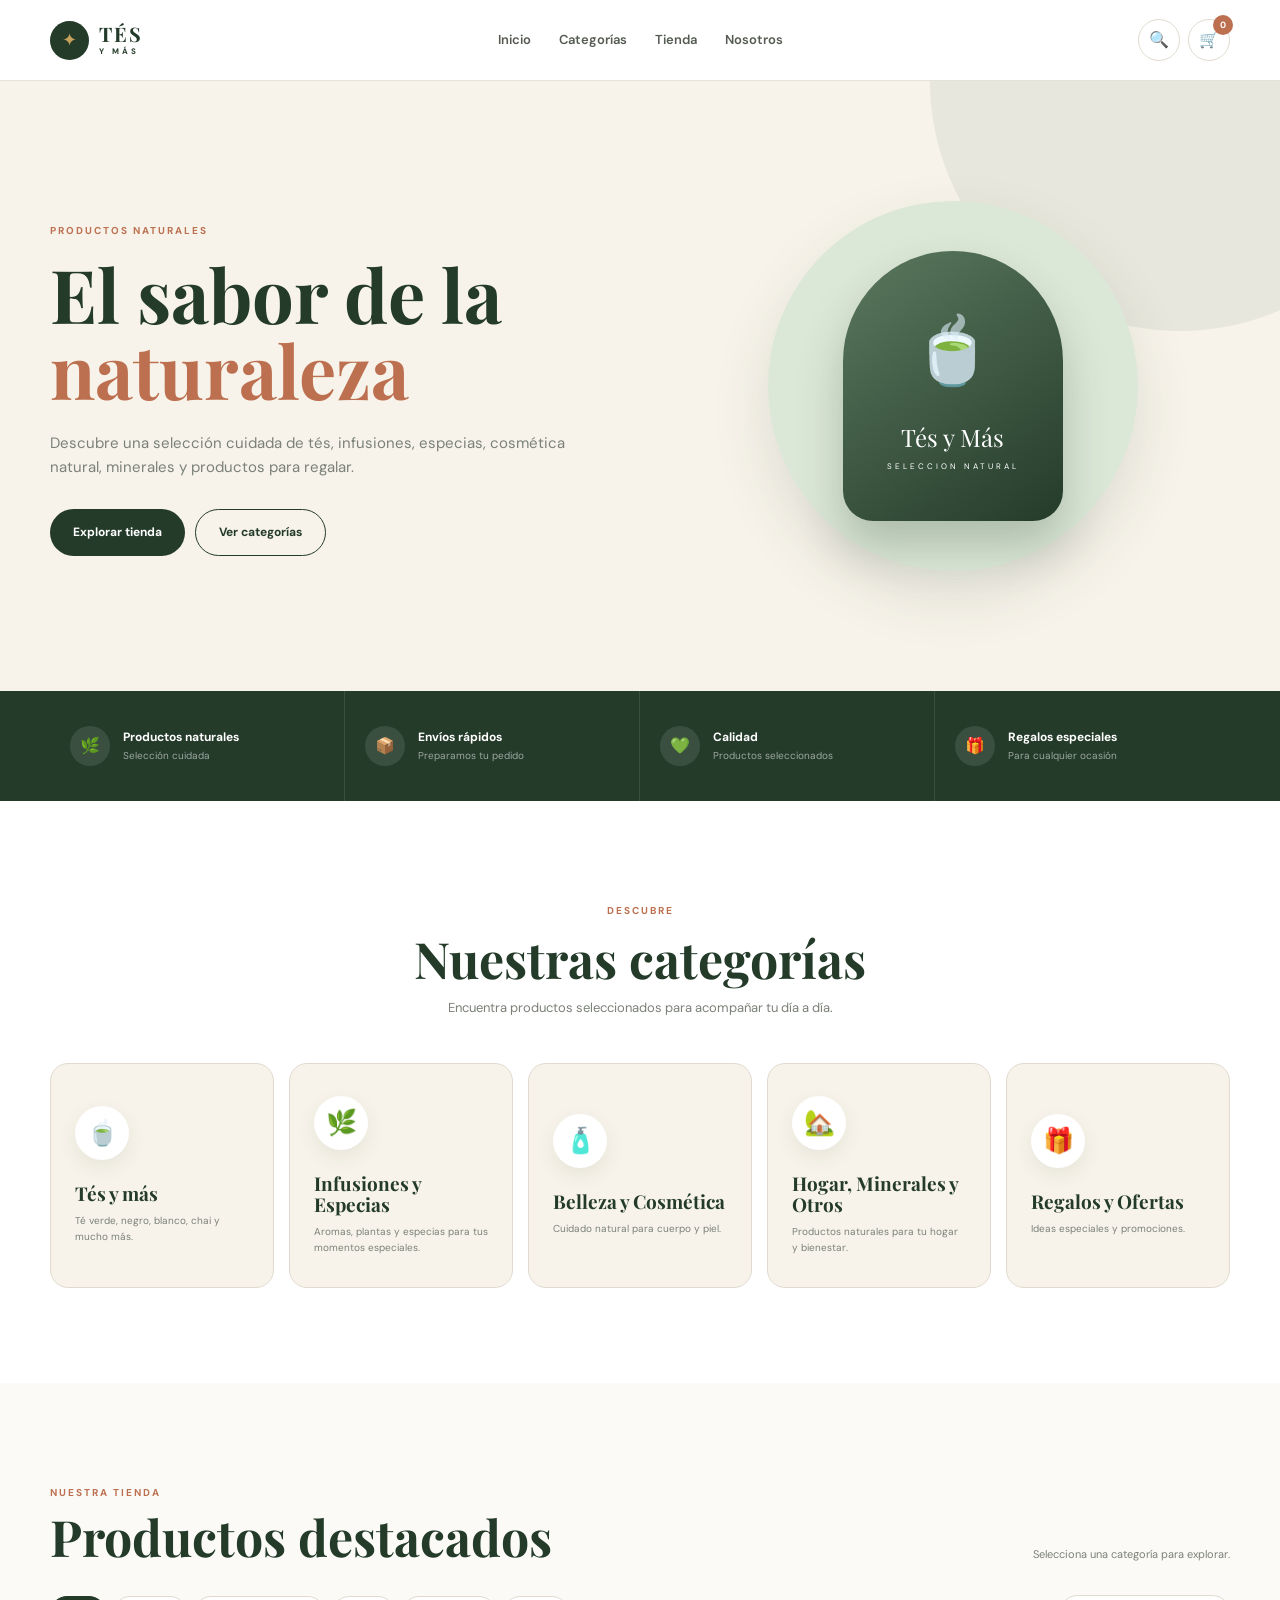
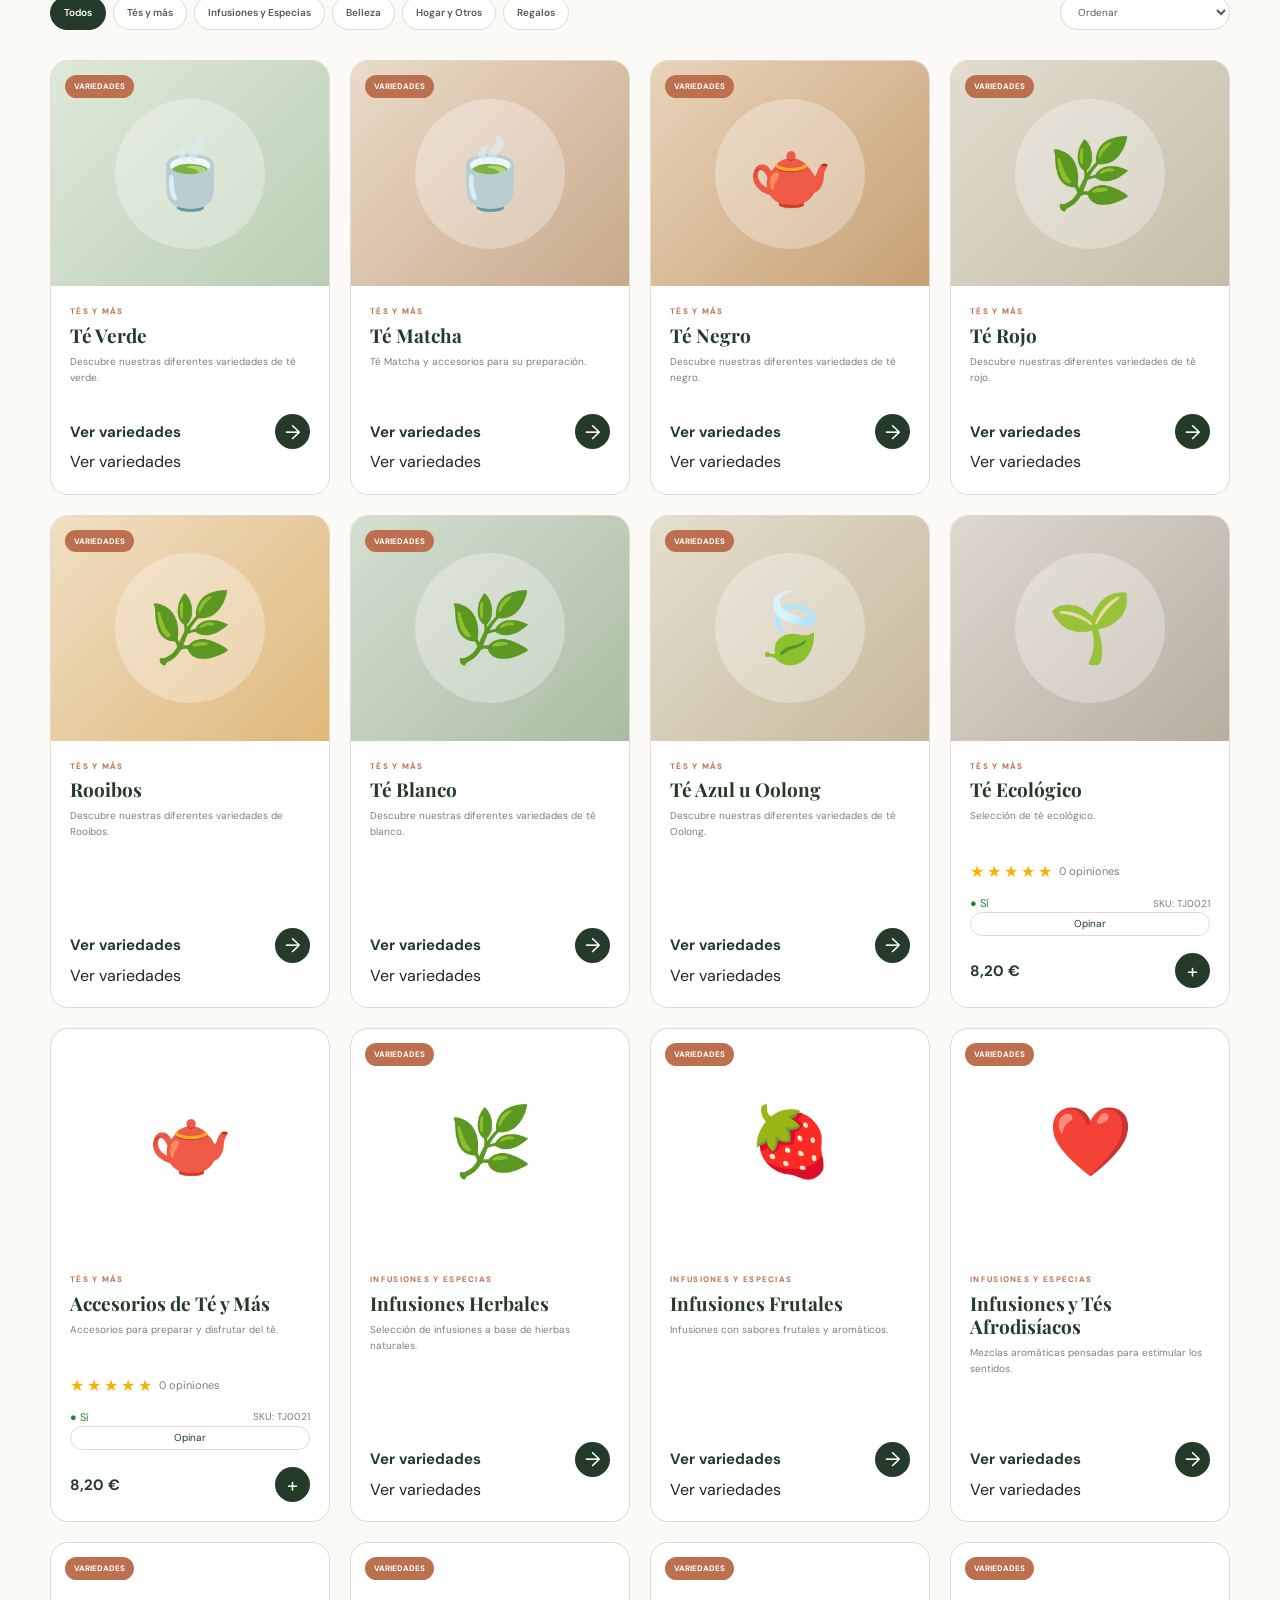
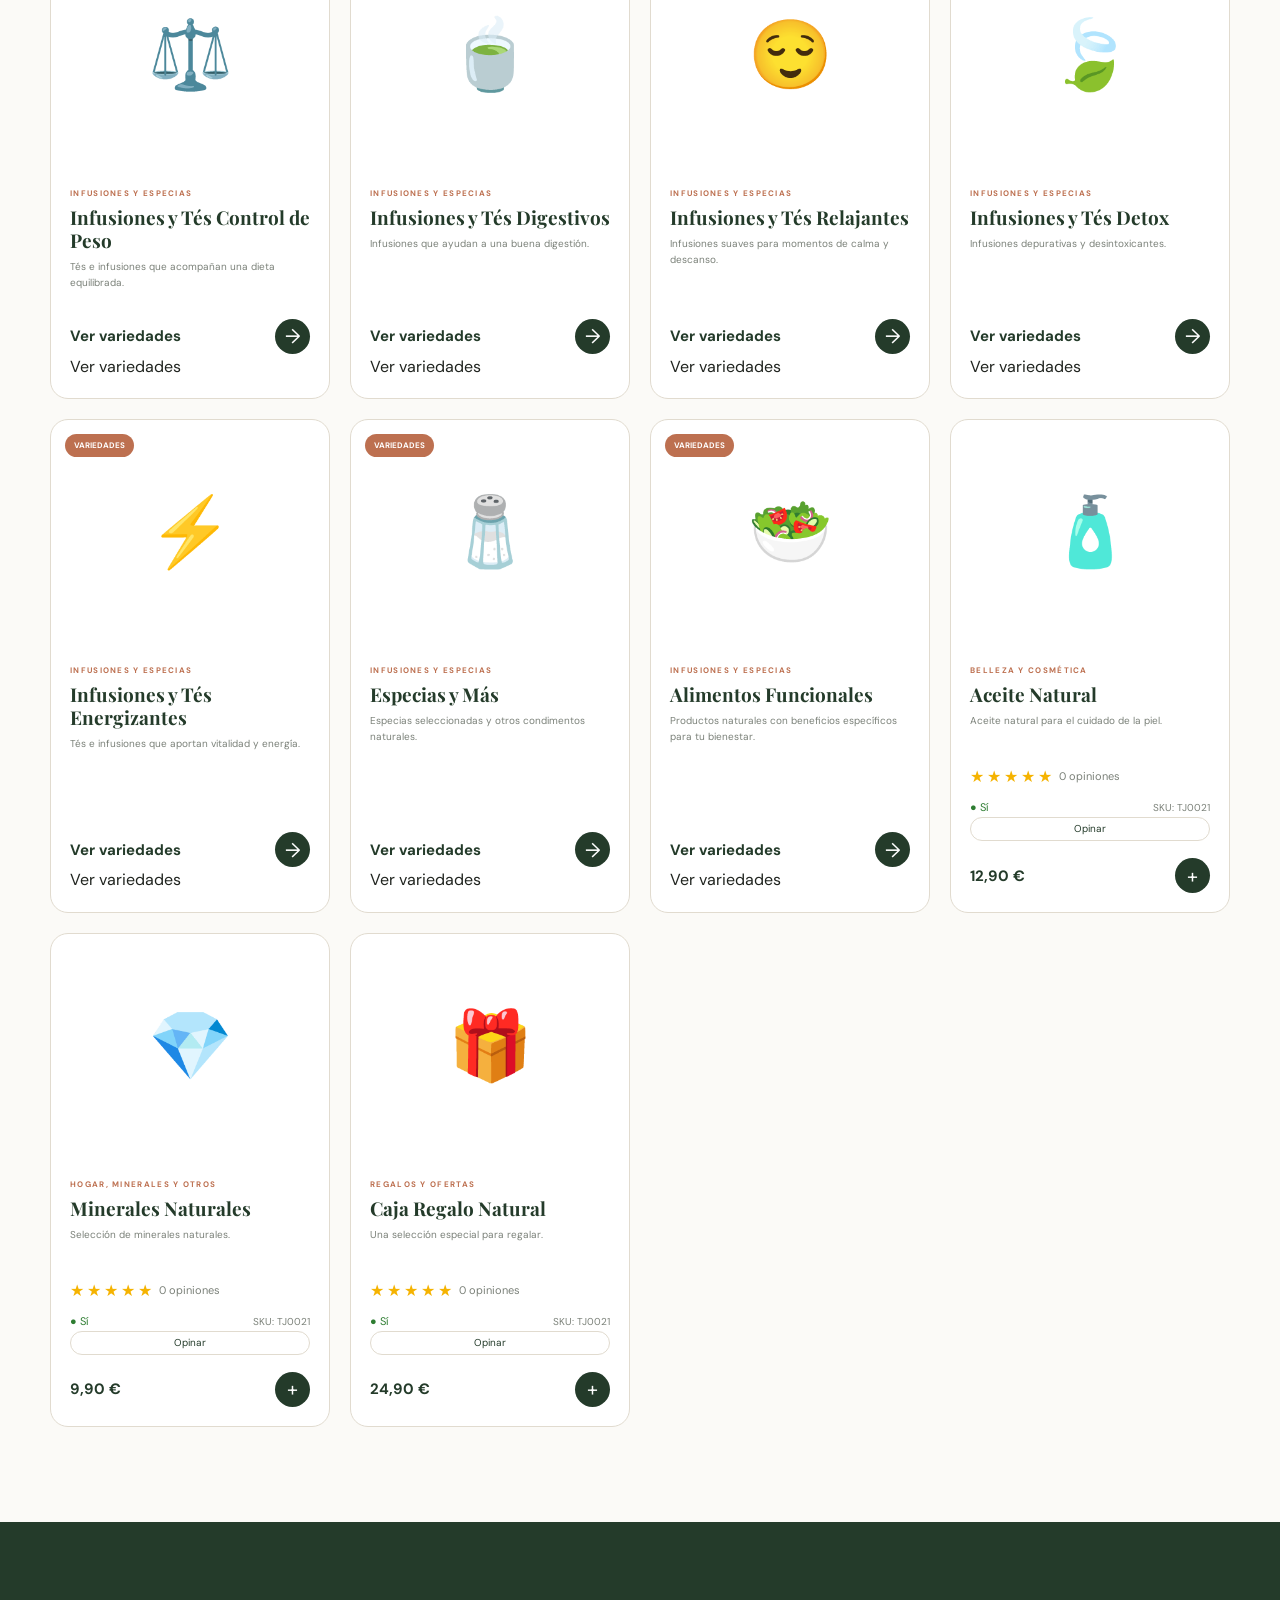
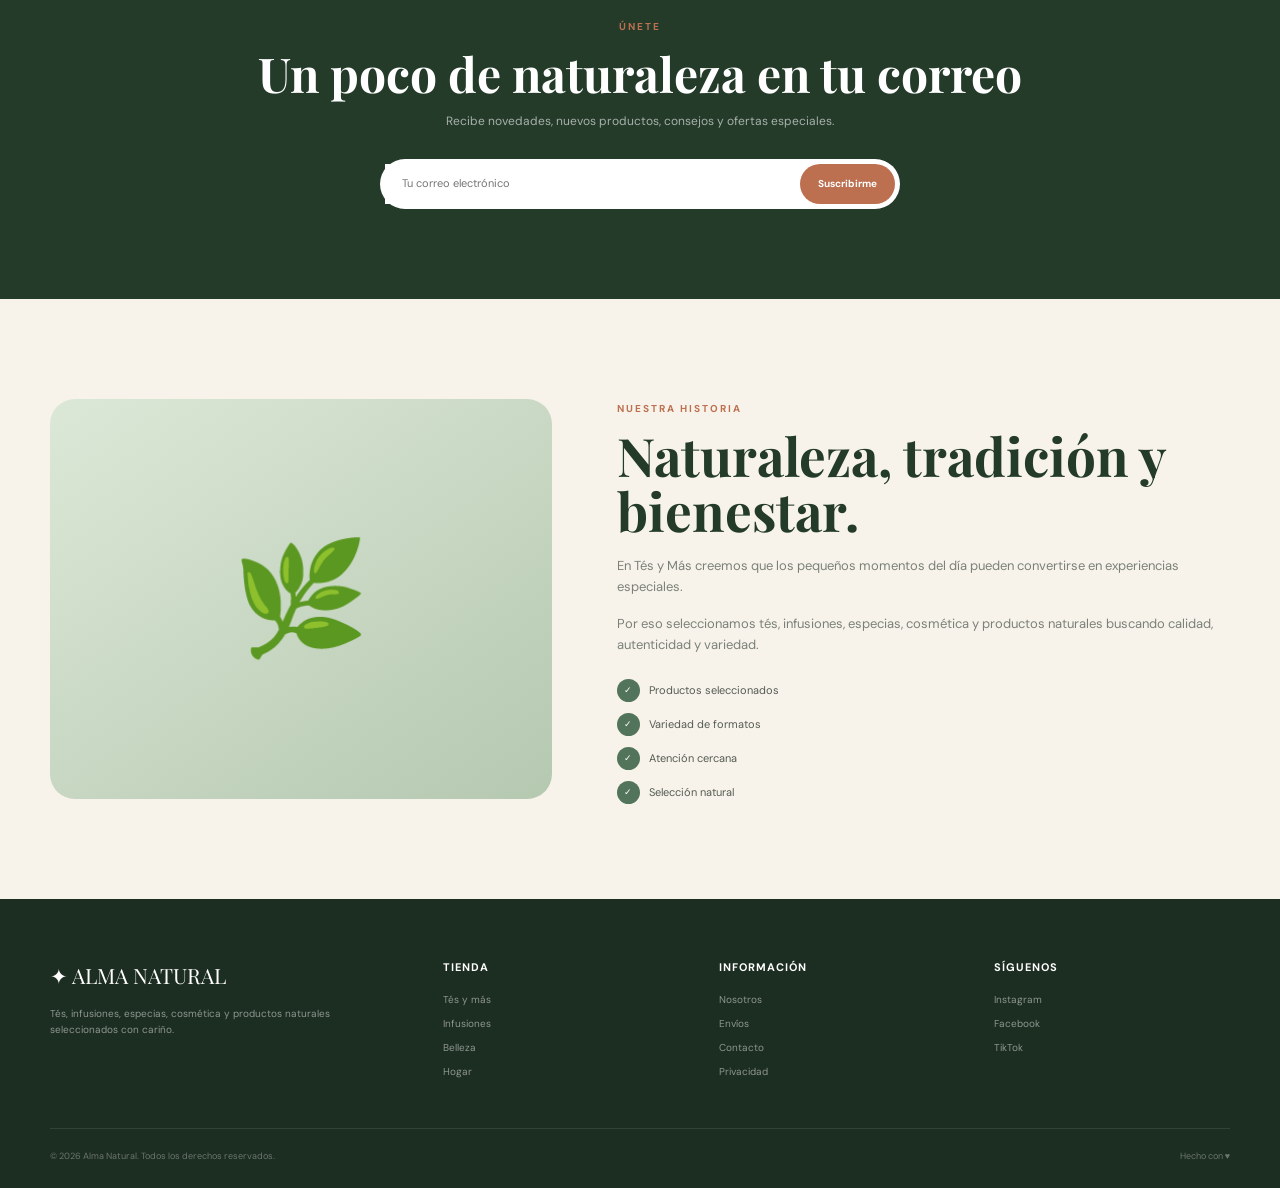
<file: index.html>
<!DOCTYPE html>
<html lang="es">

<head>
    <meta charset="UTF-8">

    <meta
        name="viewport"
        content="width=device-width, initial-scale=1.0"
    >

    <title>
        Alma Natural | Tés, Infusiones, Especias y Cosmética
    </title>

    <meta
        name="description"
        content="Tés, infusiones, especias, belleza, cosmética, minerales, regalos y productos naturales."
    >

    <link rel="preconnect" href="https://fonts.googleapis.com">

    <link
        rel="preconnect"
        href="https://fonts.gstatic.com"
        crossorigin
    >

    <link
        href="https://fonts.googleapis.com/css2?family=DM+Sans:wght@400;500;600;700&family=Playfair+Display:wght@500;600;700&display=swap"
        rel="stylesheet"
    >

    <link
        rel="stylesheet"
        href="styles.css"
    >
</head>


<body>


<!-- =====================================================
     HEADER
===================================================== -->

<header class="header">

    <div class="container header-inner">

        <a
            href="#inicio"
            class="logo"
        >

            <span class="logo-symbol">
                ✦
            </span>

            <span class="logo-text">

                TÉS

                <small>
                    Y MÁS
                </small>

            </span>

        </a>


        <nav class="main-nav">

            <a href="#inicio">
                Inicio
            </a>

            <a href="#categorias">
                Categorías
            </a>

            <a href="#productos">
                Tienda
            </a>

            <a href="#nosotros">
                Nosotros
            </a>

        </nav>


        <div class="header-actions">

            <button
                class="header-button"
                id="searchButton"
                aria-label="Buscar"
            >
                🔍
            </button>


            <button
                class="header-button cart-button"
                id="cartButton"
                aria-label="Carrito"
            >

                🛒

                <span
                    class="cart-count"
                    id="cartCount"
                >
                    0
                </span>

            </button>

        </div>

    </div>


    <!-- BUSCADOR -->

    <div
        class="search-panel"
        id="searchPanel"
    >

        <div class="container">

            <div class="search-wrapper">

                <input
                    type="search"
                    id="searchInput"
                    placeholder="Buscar productos..."
                    autocomplete="off"
                >

            </div>

        </div>

    </div>

</header>



<!-- =====================================================
     HERO
===================================================== -->

<section
    class="hero"
    id="inicio"
>

    <div class="container hero-grid">


        <div class="hero-content">

            <span class="eyebrow">
                PRODUCTOS NATURALES
            </span>


            <h1>
                El sabor de la
                <span>
                    naturaleza
                </span>
            </h1>


            <p>
                Descubre una selección cuidada de tés,
                infusiones, especias, cosmética natural,
                minerales y productos para regalar.
            </p>


            <div class="hero-buttons">

                <a
                    href="#productos"
                    class="btn-primary"
                >
                    Explorar tienda
                </a>


                <a
                    href="#categorias"
                    class="btn-secondary"
                >
                    Ver categorías
                </a>

            </div>

        </div>



        <div class="hero-visual">

            <div class="hero-circle">

                <div class="hero-product">

                    <div class="hero-product-icon">
                        🍵
                    </div>

                    <div class="hero-product-title">
                        Tés y Más
                    </div>

                    <div class="hero-product-subtitle">
                        Seleccion Natural
                    </div>

                </div>

            </div>

        </div>

    </div>

</section>



<!-- =====================================================
     BENEFICIOS
===================================================== -->

<section class="benefits">

    <div class="container benefits-grid">


        <div class="benefit">

            <div class="benefit-icon">
                🌿
            </div>

            <div>

                <h4>
                    Productos naturales
                </h4>

                <p>
                    Selección cuidada
                </p>

            </div>

        </div>



        <div class="benefit">

            <div class="benefit-icon">
                📦
            </div>

            <div>

                <h4>
                    Envíos rápidos
                </h4>

                <p>
                    Preparamos tu pedido
                </p>

            </div>

        </div>



        <div class="benefit">

            <div class="benefit-icon">
                💚
            </div>

            <div>

                <h4>
                    Calidad
                </h4>

                <p>
                    Productos seleccionados
                </p>

            </div>

        </div>



        <div class="benefit">

            <div class="benefit-icon">
                🎁
            </div>

            <div>

                <h4>
                    Regalos especiales
                </h4>

                <p>
                    Para cualquier ocasión
                </p>

            </div>

        </div>

    </div>

</section>



<!-- =====================================================
     CATEGORÍAS
===================================================== -->

<section
    class="categories-section"
    id="categorias"
>

    <div class="container">

        <div class="section-heading">

            <span class="eyebrow">
                DESCUBRE
            </span>

            <h2>
                Nuestras categorías
            </h2>

            <p>
                Encuentra productos seleccionados para
                acompañar tu día a día.
            </p>

        </div>



        <div class="categories-grid">


            <button
                class="category-card"
                data-category="tes"
            >

                <span class="category-icon">
                    🍵
                </span>

                <h3>
                    Tés y más
                </h3>

                <p>
                    Té verde, negro, blanco,
                    chai y mucho más.
                </p>

            </button>



            <button
                class="category-card"
                data-category="infusiones"
            >

                <span class="category-icon">
                    🌿
                </span>

                <h3>
                    Infusiones y Especias
                </h3>

                <p>
                    Aromas, plantas y especias
                    para tus momentos especiales.
                </p>

            </button>



            <button
                class="category-card"
                data-category="belleza"
            >

                <span class="category-icon">
                    🧴
                </span>

                <h3>
                    Belleza y Cosmética
                </h3>

                <p>
                    Cuidado natural para
                    cuerpo y piel.
                </p>

            </button>



            <button
                class="category-card"
                data-category="hogar"
            >

                <span class="category-icon">
                    🏡
                </span>

                <h3>
                    Hogar, Minerales y Otros
                </h3>

                <p>
                    Productos naturales para
                    tu hogar y bienestar.
                </p>

            </button>



            <button
                class="category-card"
                data-category="regalos"
            >

                <span class="category-icon">
                    🎁
                </span>

                <h3>
                    Regalos y Ofertas
                </h3>

                <p>
                    Ideas especiales y
                    promociones.
                </p>

            </button>

        </div>

    </div>

</section>



<!-- =====================================================
     PRODUCTOS
===================================================== -->

<section
    class="products-section"
    id="productos"
>

    <div class="container">


        <!-- CATÁLOGO PRINCIPAL -->

        <div id="mainCatalog">


            <div class="products-header">

                <div>

                    <span class="eyebrow">
                        NUESTRA TIENDA
                    </span>

                    <h2>
                        Productos destacados
                    </h2>

                </div>

                <p>
                    Selecciona una categoría para explorar.
                </p>

            </div>



            <div class="filters">


                <div class="category-filters">

                    <button
                        class="filter-button active"
                        data-filter="todos"
                    >
                        Todos
                    </button>

                    <button
                        class="filter-button"
                        data-filter="tes"
                    >
                        Tés y más
                    </button>

                    <button
                        class="filter-button"
                        data-filter="infusiones"
                    >
                        Infusiones y Especias
                    </button>

                    <button
                        class="filter-button"
                        data-filter="belleza"
                    >
                        Belleza
                    </button>

                    <button
                        class="filter-button"
                        data-filter="hogar"
                    >
                        Hogar y Otros
                    </button>

                    <button
                        class="filter-button"
                        data-filter="regalos"
                    >
                        Regalos
                    </button>

                </div>


                <select id="sortProducts">

                    <option value="default">
                        Ordenar
                    </option>

                    <option value="price-low">
                        Precio: menor a mayor
                    </option>

                    <option value="price-high">
                        Precio: mayor a menor
                    </option>

                    <option value="name">
                        Nombre A-Z
                    </option>

                </select>

            </div>



            <div
                class="products-grid"
                id="productsGrid"
            >
            </div>


            <div
                class="empty-products"
                id="emptyProducts"
            >

                <div>
                    🔎
                </div>

                <h3>
                    No encontramos productos
                </h3>

                <p>
                    Prueba con otra búsqueda.
                </p>

            </div>

        </div>



        <!-- =================================================
             FAMILIA TÉ VERDE
        ================================================= -->

        <div
            class="family-view"
            id="greenTeaFamily"
        >

            <button
                class="back-button"
                id="backToCatalog"
            >
                ← Volver a todos los productos
            </button>


            <div class="family-header">

                <div class="family-icon">
                    🍵
                </div>


                <div>

                    <span class="eyebrow">
                        TÉS VERDES
                    </span>

                    <h2>
                        Variedades de Té Verde
                    </h2>

                    <p>
                        Explora nuestra selección de tés verdes
                        y elige la variedad y formato que prefieras.
                    </p>

                </div>

            </div>



            <div class="family-tools">

                <div class="family-search">

                    <span>
                        🔍
                    </span>

                    <input
                        type="search"
                        id="greenTeaSearch"
                        placeholder="Buscar una variedad..."
                    >

                </div>


                <span
                    class="family-counter"
                    id="greenTeaCounter"
                >
                    18 variedades
                </span>

            </div>



            <div
                class="green-tea-grid"
                id="greenTeaGrid"
            >
            </div>


            <div
                class="empty-family"
                id="emptyGreenTea"
            >

                <span>
                    🍃
                </span>

                <h3>
                    No encontramos esa variedad
                </h3>

                <p>
                    Prueba con otro término.
                </p>

            </div>

        </div>

    </div>

</section>



<!-- =====================================================
     NEWSLETTER
===================================================== -->

<section class="newsletter">

    <div class="container newsletter-inner">

        <span class="eyebrow">
            ÚNETE
        </span>

        <h2>
            Un poco de naturaleza
            en tu correo
        </h2>

        <p>
            Recibe novedades, nuevos productos,
            consejos y ofertas especiales.
        </p>


        <form
            class="newsletter-form"
            id="newsletterForm"
        >

            <input
                type="email"
                placeholder="Tu correo electrónico"
                required
            >

            <button type="submit">
                Suscribirme
            </button>

        </form>

    </div>

</section>



<!-- =====================================================
     NOSOTROS
===================================================== -->

<section
    class="about"
    id="nosotros"
>

    <div class="container about-grid">


        <div class="about-image">
            🌿
        </div>


        <div class="about-content">

            <span class="eyebrow">
                NUESTRA HISTORIA
            </span>

            <h2>
                Naturaleza,
                tradición y bienestar.
            </h2>

            <p>
                En Tés y Más creemos que los pequeños
                momentos del día pueden convertirse en
                experiencias especiales.
            </p>

            <p>
                Por eso seleccionamos tés, infusiones,
                especias, cosmética y productos naturales
                buscando calidad, autenticidad y variedad.
            </p>


            <ul class="about-list">

                <li>
                    Productos seleccionados
                </li>

                <li>
                    Variedad de formatos
                </li>

                <li>
                    Atención cercana
                </li>

                <li>
                    Selección natural
                </li>

            </ul>

        </div>

    </div>

</section>



<!-- =====================================================
     FOOTER
===================================================== -->

<footer class="footer">

    <div class="container">

        <div class="footer-grid">


            <div>

                <div class="footer-logo">
                    ✦ ALMA NATURAL
                </div>

                <p class="footer-description">
                    Tés, infusiones, especias,
                    cosmética y productos naturales
                    seleccionados con cariño.
                </p>

            </div>



            <div class="footer-column">

                <h4>
                    Tienda
                </h4>

                <a href="#productos">
                    Tés y más
                </a>

                <a href="#productos">
                    Infusiones
                </a>

                <a href="#productos">
                    Belleza
                </a>

                <a href="#productos">
                    Hogar
                </a>

            </div>



            <div class="footer-column">

                <h4>
                    Información
                </h4>

                <a href="#nosotros">
                    Nosotros
                </a>

                <a href="#">
                    Envíos
                </a>

                <a href="#">
                    Contacto
                </a>

                <a href="#">
                    Privacidad
                </a>

            </div>



            <div class="footer-column">

                <h4>
                    Síguenos
                </h4>

                <a href="#">
                    Instagram
                </a>

                <a href="#">
                    Facebook
                </a>

                <a href="#">
                    TikTok
                </a>

            </div>

        </div>



        <div class="footer-bottom">

            <p>
                © 2026 Alma Natural.
                Todos los derechos reservados.
            </p>

            <p>
                Hecho con ♥
            </p>

        </div>

    </div>

</footer>



<!-- =====================================================
     CARRITO
===================================================== -->

<div
    class="cart-overlay"
    id="cartOverlay"
>

    <aside class="cart-sidebar">


        <div class="cart-header">

            <h3>
                Tu carrito
            </h3>

            <button
                class="close-cart"
                id="closeCart"
            >
                ×
            </button>

        </div>


        <div
            class="cart-items"
            id="cartItems"
        >
        </div>


        <div
            class="cart-footer"
            id="cartFooter"
        >

            <div class="cart-summary-row">

                <span>
                    Subtotal
                </span>

                <strong id="cartSubtotal">
                    0,00 €
                </strong>

            </div>


            <div class="cart-summary-row">

                <span>
                    Envío
                </span>

                <strong id="cartShipping">
                    0,00 €
                </strong>

            </div>


            <div class="cart-summary-row total">

                <span>
                    Total
                </span>

                <strong id="cartTotal">
                    0,00 €
                </strong>

            </div>


            <div
                class="shipping-message"
                id="shippingMessage"
            >
            </div>


            <button
                class="checkout-button"
                id="checkoutButton"
            >
                Finalizar pedido
            </button>

        </div>

    </aside>

</div>



<!-- =====================================================
     MODAL CHECKOUT
===================================================== -->

<div
    class="modal-overlay"
    id="checkoutModal"
>

    <div class="modal">

        <h2>
            Finalizar pedido
        </h2>

        <p>
            Completa tus datos para realizar
            el pedido de demostración.
        </p>


        <form
            class="modal-form"
            id="checkoutForm"
        >

            <input
                type="text"
                placeholder="Nombre completo"
                required
            >

            <input
                type="email"
                placeholder="Correo electrónico"
                required
            >

            <input
                type="text"
                placeholder="Dirección de envío"
                required
            >

            <textarea
                rows="3"
                placeholder="Notas del pedido"
            ></textarea>


            <div class="modal-actions">

                <button
                    type="button"
                    class="modal-close"
                    id="closeCheckout"
                >
                    Cancelar
                </button>

                <button
                    type="submit"
                    class="modal-submit"
                >
                    Confirmar pedido
                </button>

            </div>

        </form>

    </div>

</div>



<!-- =====================================================
     MODAL OPINIÓN
===================================================== -->

<div
    class="modal-overlay"
    id="reviewModal"
>

    <div class="modal review-modal">

        <h2>
            Valorar producto
        </h2>

        <p
            id="reviewProductName"
            style="font-weight:600; color:var(--green-dark);"
        >
        </p>


        <div class="review-stars-selector">

            <span class="review-star" data-value="1">★</span>
            <span class="review-star" data-value="2">★</span>
            <span class="review-star" data-value="3">★</span>
            <span class="review-star" data-value="4">★</span>
            <span class="review-star" data-value="5">★</span>

        </div>


        <textarea
            id="reviewText"
            rows="3"
            placeholder="Escribe tu opinión (opcional)"
        ></textarea>


        <div class="modal-actions">

            <button
                type="button"
                class="modal-close"
                id="closeReview"
            >
                Cancelar
            </button>

            <button
                type="button"
                class="modal-submit"
                id="submitReview"
            >
                Enviar
            </button>

        </div>

    </div>

</div>



<!-- =====================================================
     MODAL VISTA RÁPIDA (NUEVA)
===================================================== -->

<div
    class="modal-overlay"
    id="quickViewModal"
>

    <div class="modal quick-view-modal">

        <button
            class="close-quick-view"
            id="closeQuickView"
        >
            ×
        </button>


        <div class="quick-view-content">

            <!-- Imagen / Emoji -->
            <div
                class="quick-view-image"
                id="quickViewImage"
            >
            </div>


            <!-- Información -->
            <div class="quick-view-info">

                <span
                    class="product-category"
                    id="quickViewCategory"
                >
                </span>


                <h2
                    class="quick-view-title"
                    id="quickViewTitle"
                >
                </h2>


                <div
                    class="rating-container"
                    id="quickViewRating"
                >
                </div>


                <div
                    class="product-availability"
                    id="quickViewAvailability"
                >
                </div>


                <p
                    class="quick-view-description"
                    id="quickViewDescription"
                >
                </p>


                <!-- Pestañas -->
                <div class="quick-view-tabs">

                    <button
                        class="quick-view-tab active"
                        data-tab="details"
                    >
                        Detalles
                    </button>

                    <button
                        class="quick-view-tab"
                        data-tab="ingredients"
                    >
                        Ingredientes
                    </button>

                    <button
                        class="quick-view-tab"
                        data-tab="reviews"
                    >
                        Opiniones
                    </button>

                </div>


                <div class="quick-view-tab-content">

                    <div
                        class="quick-view-tab-pane active"
                        id="quickViewDetails"
                    >
                    </div>

                    <div
                        class="quick-view-tab-pane"
                        id="quickViewIngredients"
                    >
                    </div>

                    <div
                        class="quick-view-tab-pane"
                        id="quickViewReviews"
                    >
                    </div>

                </div>


                <!-- Precio y botón -->
                <div class="quick-view-bottom">

                    <strong
                        class="quick-view-price"
                        id="quickViewPrice"
                    >
                    </strong>

                    <button
                        class="quick-view-add"
                        id="quickViewAdd"
                    >
                        Añadir al carrito
                    </button>

                </div>

            </div>

        </div>

    </div>

</div>



<!-- =====================================================
     TOAST
===================================================== -->

<div
    class="toast"
    id="toast"
>
</div>



<script src="script.js"></script>

</body>

</html>
</file>
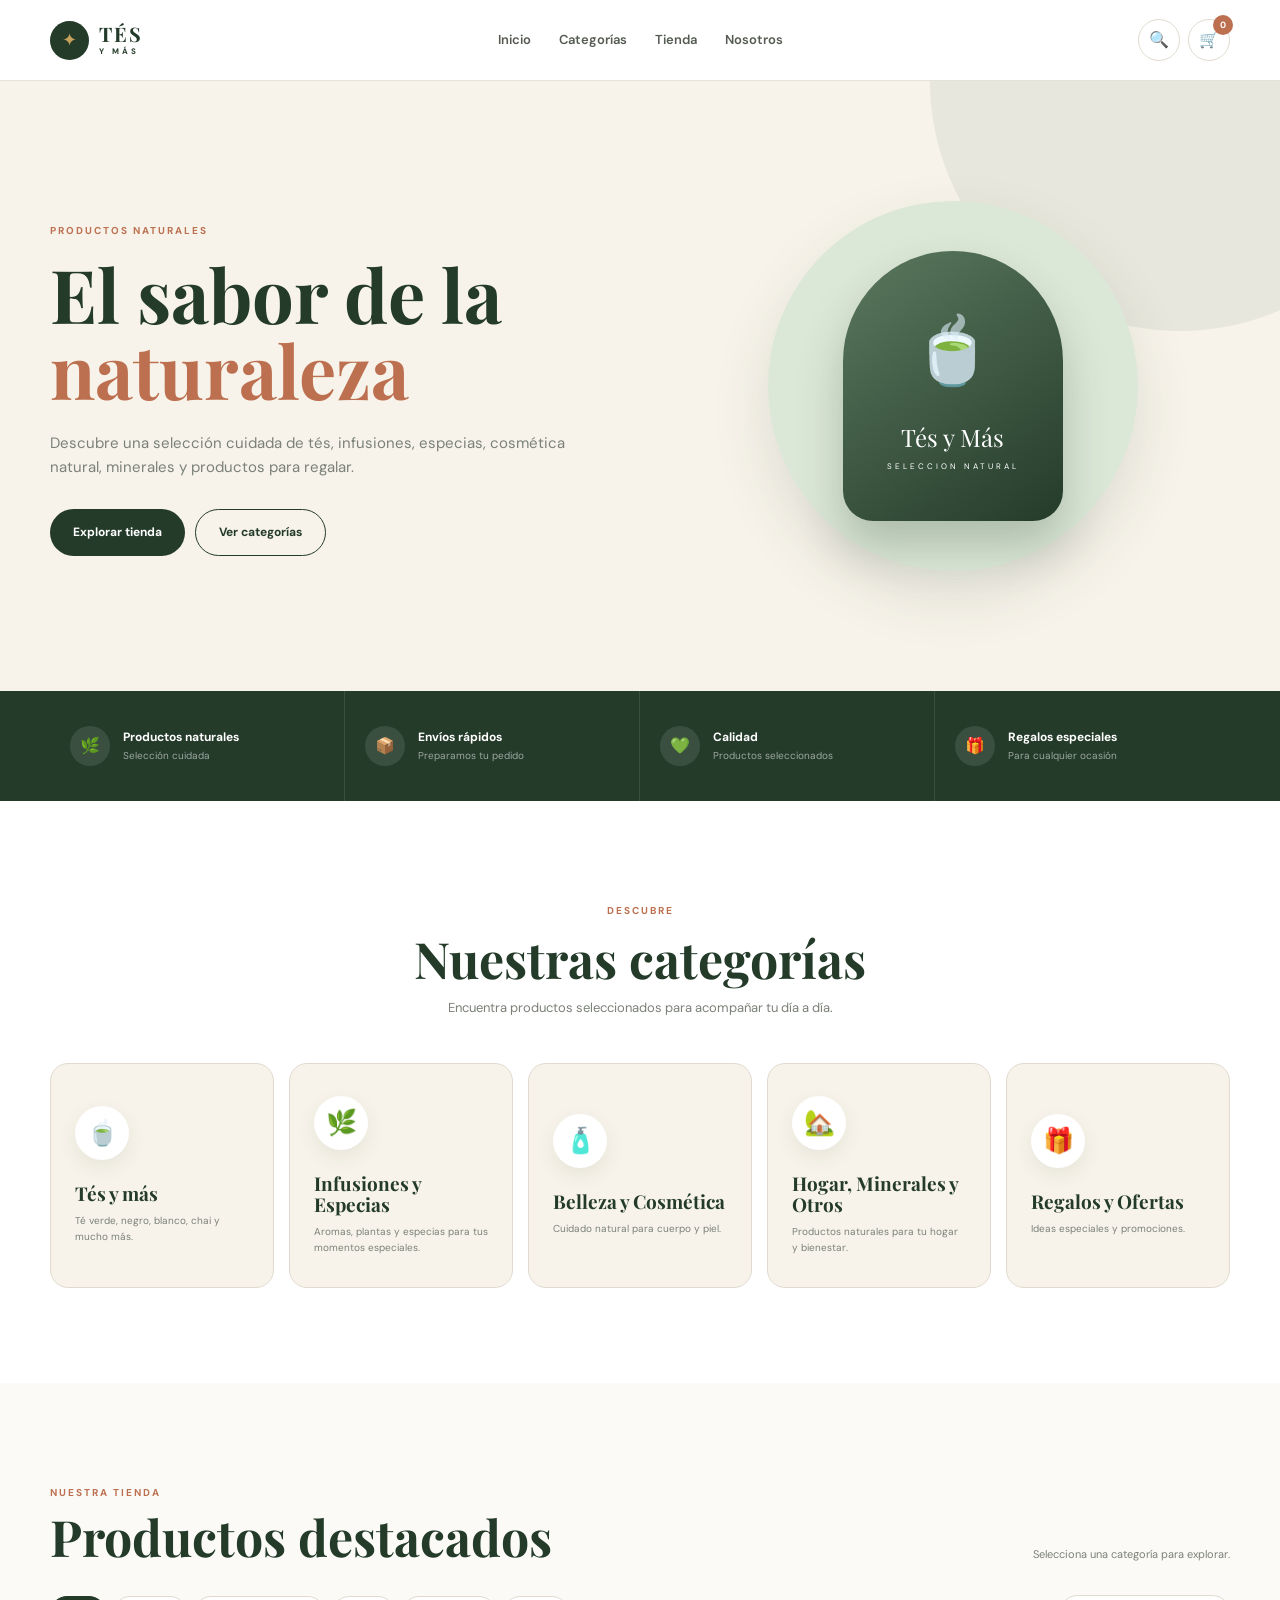
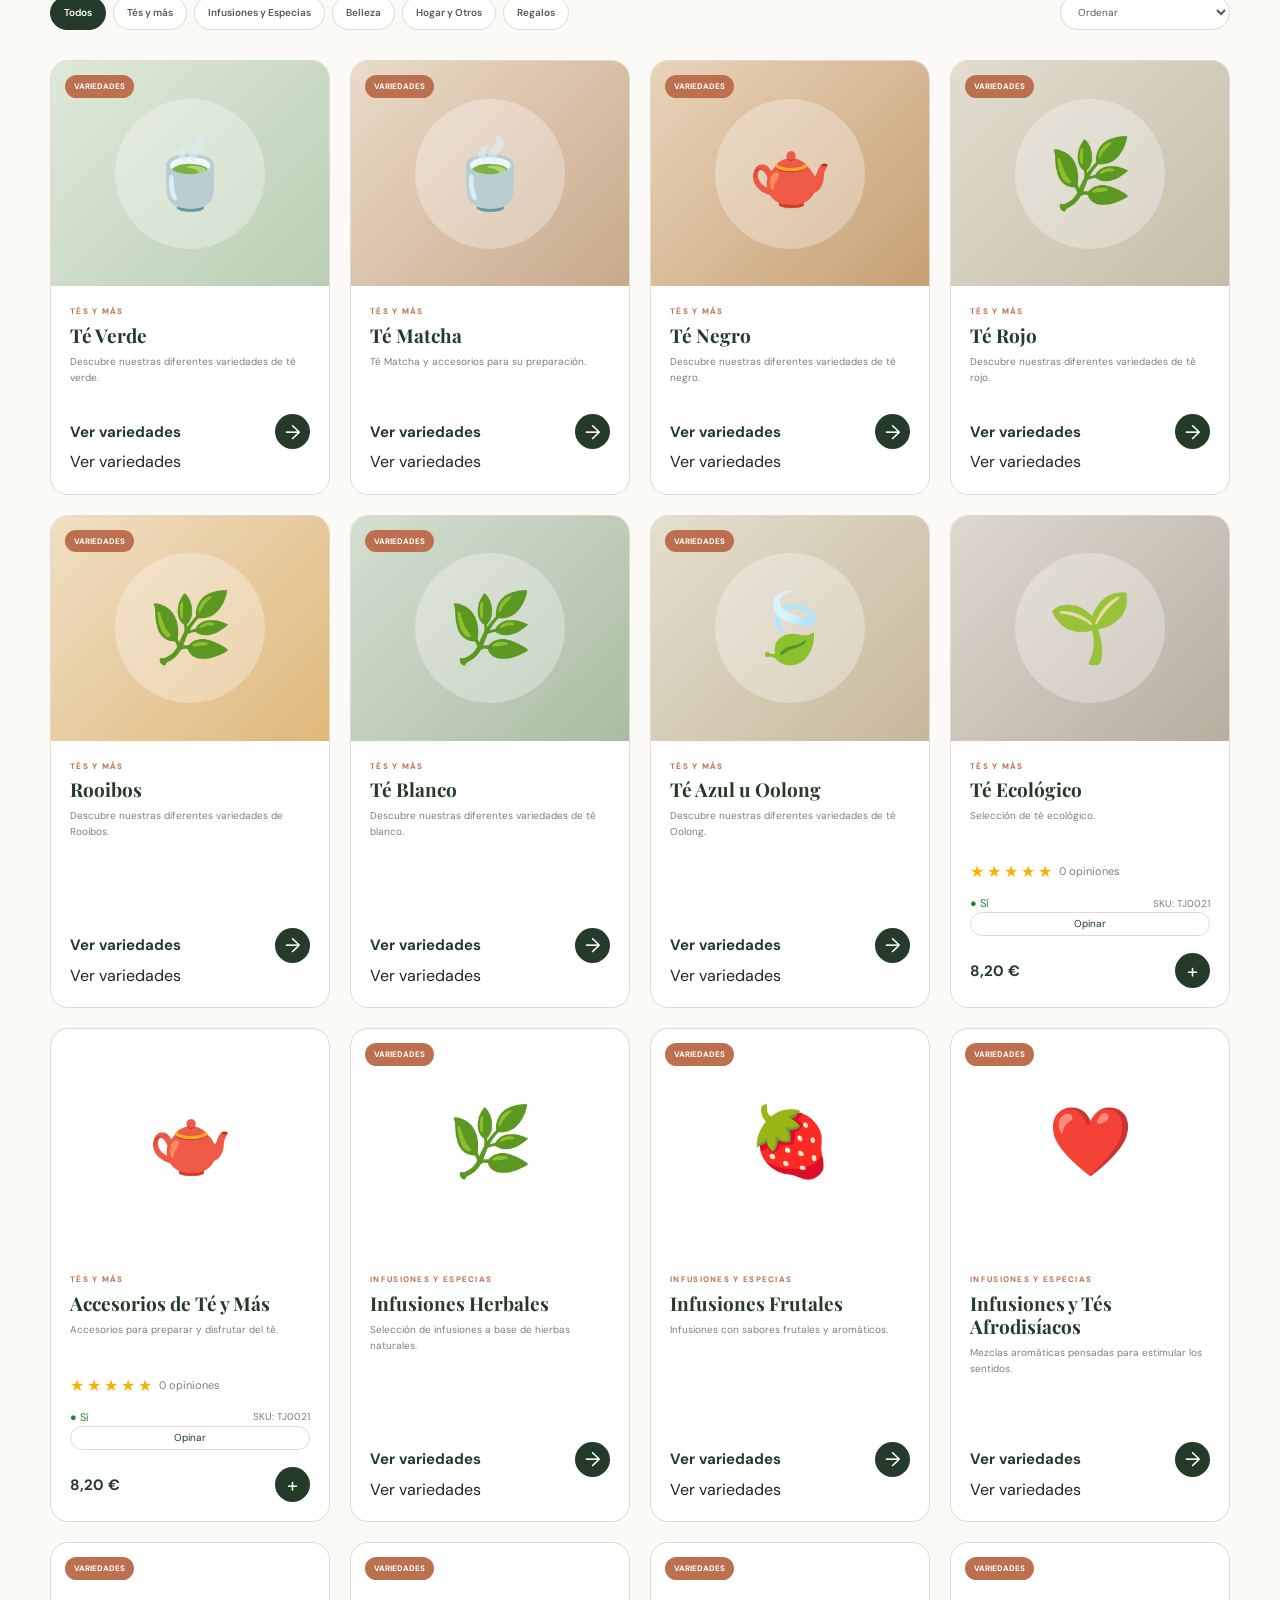
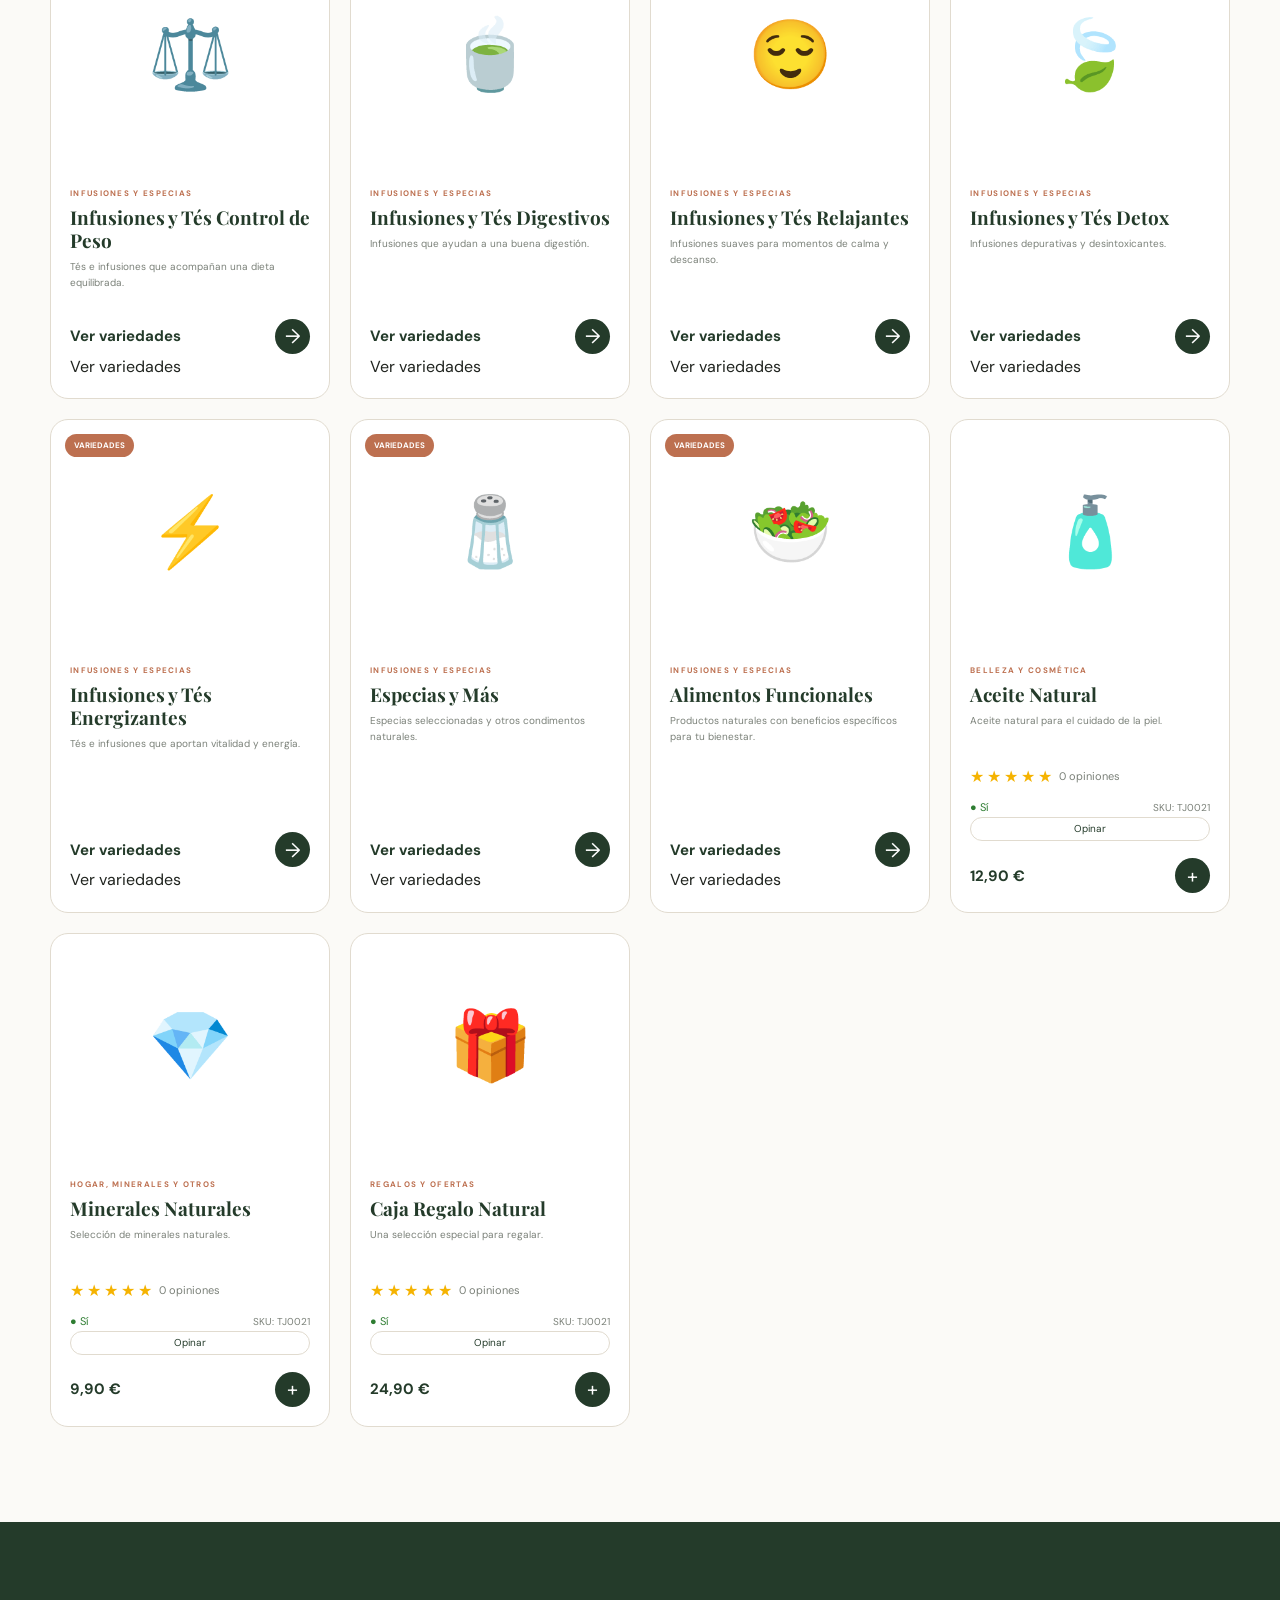
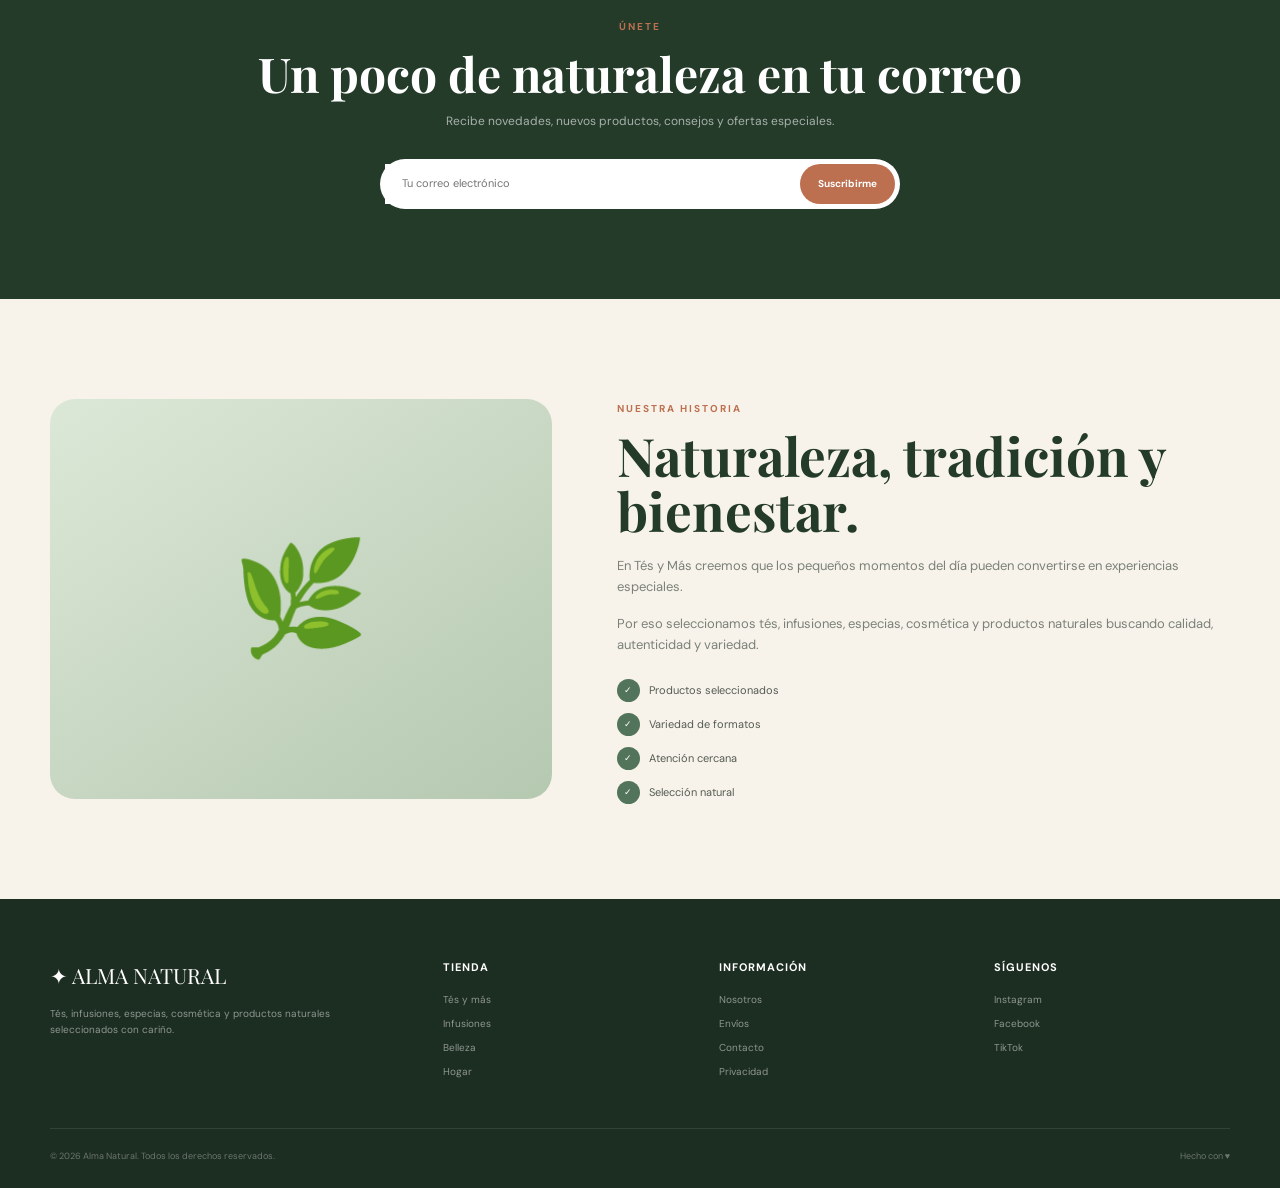
<file: e-commerce/index.html>
<!DOCTYPE html>
<html lang="es">

<head>
    <meta charset="UTF-8">

    <meta
        name="viewport"
        content="width=device-width, initial-scale=1.0"
    >

    <title>
        Alma Natural | Tés, Infusiones, Especias y Cosmética
    </title>

    <meta
        name="description"
        content="Tés, infusiones, especias, belleza, cosmética, minerales, regalos y productos naturales."
    >

    <link rel="preconnect" href="https://fonts.googleapis.com">

    <link
        rel="preconnect"
        href="https://fonts.gstatic.com"
        crossorigin
    >

    <link
        href="https://fonts.googleapis.com/css2?family=DM+Sans:wght@400;500;600;700&family=Playfair+Display:wght@500;600;700&display=swap"
        rel="stylesheet"
    >

    <link
        rel="stylesheet"
        href="styles.css"
    >
</head>


<body>


<!-- =====================================================
     HEADER
===================================================== -->

<header class="header">

    <div class="container header-inner">

        <a
            href="#inicio"
            class="logo"
        >

            <span class="logo-symbol">
                ✦
            </span>

            <span class="logo-text">

                TÉS

                <small>
                    Y MÁS
                </small>

            </span>

        </a>


        <nav class="main-nav">

            <a href="#inicio">
                Inicio
            </a>

            <a href="#categorias">
                Categorías
            </a>

            <a href="#productos">
                Tienda
            </a>

            <a href="#nosotros">
                Nosotros
            </a>

        </nav>


        <div class="header-actions">

            <button
                class="header-button"
                id="searchButton"
                aria-label="Buscar"
            >
                🔍
            </button>


            <button
                class="header-button cart-button"
                id="cartButton"
                aria-label="Carrito"
            >

                🛒

                <span
                    class="cart-count"
                    id="cartCount"
                >
                    0
                </span>

            </button>

        </div>

    </div>


    <!-- BUSCADOR -->

    <div
        class="search-panel"
        id="searchPanel"
    >

        <div class="container">

            <div class="search-wrapper">

                <input
                    type="search"
                    id="searchInput"
                    placeholder="Buscar productos..."
                    autocomplete="off"
                >

            </div>

        </div>

    </div>

</header>



<!-- =====================================================
     HERO
===================================================== -->

<section
    class="hero"
    id="inicio"
>

    <div class="container hero-grid">


        <div class="hero-content">

            <span class="eyebrow">
                PRODUCTOS NATURALES
            </span>


            <h1>
                El sabor de la
                <span>
                    naturaleza
                </span>
            </h1>


            <p>
                Descubre una selección cuidada de tés,
                infusiones, especias, cosmética natural,
                minerales y productos para regalar.
            </p>


            <div class="hero-buttons">

                <a
                    href="#productos"
                    class="btn-primary"
                >
                    Explorar tienda
                </a>


                <a
                    href="#categorias"
                    class="btn-secondary"
                >
                    Ver categorías
                </a>

            </div>

        </div>



        <div class="hero-visual">

            <div class="hero-circle">

                <div class="hero-product">

                    <div class="hero-product-icon">
                        🍵
                    </div>

                    <div class="hero-product-title">
                        Tés y Más
                    </div>

                    <div class="hero-product-subtitle">
                        Seleccion Natural
                    </div>

                </div>

            </div>

        </div>

    </div>

</section>



<!-- =====================================================
     BENEFICIOS
===================================================== -->

<section class="benefits">

    <div class="container benefits-grid">


        <div class="benefit">

            <div class="benefit-icon">
                🌿
            </div>

            <div>

                <h4>
                    Productos naturales
                </h4>

                <p>
                    Selección cuidada
                </p>

            </div>

        </div>



        <div class="benefit">

            <div class="benefit-icon">
                📦
            </div>

            <div>

                <h4>
                    Envíos rápidos
                </h4>

                <p>
                    Preparamos tu pedido
                </p>

            </div>

        </div>



        <div class="benefit">

            <div class="benefit-icon">
                💚
            </div>

            <div>

                <h4>
                    Calidad
                </h4>

                <p>
                    Productos seleccionados
                </p>

            </div>

        </div>



        <div class="benefit">

            <div class="benefit-icon">
                🎁
            </div>

            <div>

                <h4>
                    Regalos especiales
                </h4>

                <p>
                    Para cualquier ocasión
                </p>

            </div>

        </div>

    </div>

</section>



<!-- =====================================================
     CATEGORÍAS
===================================================== -->

<section
    class="categories-section"
    id="categorias"
>

    <div class="container">

        <div class="section-heading">

            <span class="eyebrow">
                DESCUBRE
            </span>

            <h2>
                Nuestras categorías
            </h2>

            <p>
                Encuentra productos seleccionados para
                acompañar tu día a día.
            </p>

        </div>



        <div class="categories-grid">


            <button
                class="category-card"
                data-category="tes"
            >

                <span class="category-icon">
                    🍵
                </span>

                <h3>
                    Tés y más
                </h3>

                <p>
                    Té verde, negro, blanco,
                    chai y mucho más.
                </p>

            </button>



            <button
                class="category-card"
                data-category="infusiones"
            >

                <span class="category-icon">
                    🌿
                </span>

                <h3>
                    Infusiones y Especias
                </h3>

                <p>
                    Aromas, plantas y especias
                    para tus momentos especiales.
                </p>

            </button>



            <button
                class="category-card"
                data-category="belleza"
            >

                <span class="category-icon">
                    🧴
                </span>

                <h3>
                    Belleza y Cosmética
                </h3>

                <p>
                    Cuidado natural para
                    cuerpo y piel.
                </p>

            </button>



            <button
                class="category-card"
                data-category="hogar"
            >

                <span class="category-icon">
                    🏡
                </span>

                <h3>
                    Hogar, Minerales y Otros
                </h3>

                <p>
                    Productos naturales para
                    tu hogar y bienestar.
                </p>

            </button>



            <button
                class="category-card"
                data-category="regalos"
            >

                <span class="category-icon">
                    🎁
                </span>

                <h3>
                    Regalos y Ofertas
                </h3>

                <p>
                    Ideas especiales y
                    promociones.
                </p>

            </button>

        </div>

    </div>

</section>



<!-- =====================================================
     PRODUCTOS
===================================================== -->

<section
    class="products-section"
    id="productos"
>

    <div class="container">


        <!-- CATÁLOGO PRINCIPAL -->

        <div id="mainCatalog">


            <div class="products-header">

                <div>

                    <span class="eyebrow">
                        NUESTRA TIENDA
                    </span>

                    <h2>
                        Productos destacados
                    </h2>

                </div>

                <p>
                    Selecciona una categoría para explorar.
                </p>

            </div>



            <div class="filters">


                <div class="category-filters">

                    <button
                        class="filter-button active"
                        data-filter="todos"
                    >
                        Todos
                    </button>

                    <button
                        class="filter-button"
                        data-filter="tes"
                    >
                        Tés y más
                    </button>

                    <button
                        class="filter-button"
                        data-filter="infusiones"
                    >
                        Infusiones y Especias
                    </button>

                    <button
                        class="filter-button"
                        data-filter="belleza"
                    >
                        Belleza
                    </button>

                    <button
                        class="filter-button"
                        data-filter="hogar"
                    >
                        Hogar y Otros
                    </button>

                    <button
                        class="filter-button"
                        data-filter="regalos"
                    >
                        Regalos
                    </button>

                </div>


                <select id="sortProducts">

                    <option value="default">
                        Ordenar
                    </option>

                    <option value="price-low">
                        Precio: menor a mayor
                    </option>

                    <option value="price-high">
                        Precio: mayor a menor
                    </option>

                    <option value="name">
                        Nombre A-Z
                    </option>

                </select>

            </div>



            <div
                class="products-grid"
                id="productsGrid"
            >
            </div>


            <div
                class="empty-products"
                id="emptyProducts"
            >

                <div>
                    🔎
                </div>

                <h3>
                    No encontramos productos
                </h3>

                <p>
                    Prueba con otra búsqueda.
                </p>

            </div>

        </div>



        <!-- =================================================
             FAMILIA TÉ VERDE
        ================================================= -->

        <div
            class="family-view"
            id="greenTeaFamily"
        >

            <button
                class="back-button"
                id="backToCatalog"
            >
                ← Volver a todos los productos
            </button>


            <div class="family-header">

                <div class="family-icon">
                    🍵
                </div>


                <div>

                    <span class="eyebrow">
                        TÉS VERDES
                    </span>

                    <h2>
                        Variedades de Té Verde
                    </h2>

                    <p>
                        Explora nuestra selección de tés verdes
                        y elige la variedad y formato que prefieras.
                    </p>

                </div>

            </div>



            <div class="family-tools">

                <div class="family-search">

                    <span>
                        🔍
                    </span>

                    <input
                        type="search"
                        id="greenTeaSearch"
                        placeholder="Buscar una variedad..."
                    >

                </div>


                <span
                    class="family-counter"
                    id="greenTeaCounter"
                >
                    18 variedades
                </span>

            </div>



            <div
                class="green-tea-grid"
                id="greenTeaGrid"
            >
            </div>


            <div
                class="empty-family"
                id="emptyGreenTea"
            >

                <span>
                    🍃
                </span>

                <h3>
                    No encontramos esa variedad
                </h3>

                <p>
                    Prueba con otro término.
                </p>

            </div>

        </div>

    </div>

</section>



<!-- =====================================================
     NEWSLETTER
===================================================== -->

<section class="newsletter">

    <div class="container newsletter-inner">

        <span class="eyebrow">
            ÚNETE
        </span>

        <h2>
            Un poco de naturaleza
            en tu correo
        </h2>

        <p>
            Recibe novedades, nuevos productos,
            consejos y ofertas especiales.
        </p>


        <form
            class="newsletter-form"
            id="newsletterForm"
        >

            <input
                type="email"
                placeholder="Tu correo electrónico"
                required
            >

            <button type="submit">
                Suscribirme
            </button>

        </form>

    </div>

</section>



<!-- =====================================================
     NOSOTROS
===================================================== -->

<section
    class="about"
    id="nosotros"
>

    <div class="container about-grid">


        <div class="about-image">
            🌿
        </div>


        <div class="about-content">

            <span class="eyebrow">
                NUESTRA HISTORIA
            </span>

            <h2>
                Naturaleza,
                tradición y bienestar.
            </h2>

            <p>
                En Tés y Más creemos que los pequeños
                momentos del día pueden convertirse en
                experiencias especiales.
            </p>

            <p>
                Por eso seleccionamos tés, infusiones,
                especias, cosmética y productos naturales
                buscando calidad, autenticidad y variedad.
            </p>


            <ul class="about-list">

                <li>
                    Productos seleccionados
                </li>

                <li>
                    Variedad de formatos
                </li>

                <li>
                    Atención cercana
                </li>

                <li>
                    Selección natural
                </li>

            </ul>

        </div>

    </div>

</section>



<!-- =====================================================
     FOOTER
===================================================== -->

<footer class="footer">

    <div class="container">

        <div class="footer-grid">


            <div>

                <div class="footer-logo">
                    ✦ ALMA NATURAL
                </div>

                <p class="footer-description">
                    Tés, infusiones, especias,
                    cosmética y productos naturales
                    seleccionados con cariño.
                </p>

            </div>



            <div class="footer-column">

                <h4>
                    Tienda
                </h4>

                <a href="#productos">
                    Tés y más
                </a>

                <a href="#productos">
                    Infusiones
                </a>

                <a href="#productos">
                    Belleza
                </a>

                <a href="#productos">
                    Hogar
                </a>

            </div>



            <div class="footer-column">

                <h4>
                    Información
                </h4>

                <a href="#nosotros">
                    Nosotros
                </a>

                <a href="#">
                    Envíos
                </a>

                <a href="#">
                    Contacto
                </a>

                <a href="#">
                    Privacidad
                </a>

            </div>



            <div class="footer-column">

                <h4>
                    Síguenos
                </h4>

                <a href="#">
                    Instagram
                </a>

                <a href="#">
                    Facebook
                </a>

                <a href="#">
                    TikTok
                </a>

            </div>

        </div>



        <div class="footer-bottom">

            <p>
                © 2026 Alma Natural.
                Todos los derechos reservados.
            </p>

            <p>
                Hecho con ♥
            </p>

        </div>

    </div>

</footer>



<!-- =====================================================
     CARRITO
===================================================== -->

<div
    class="cart-overlay"
    id="cartOverlay"
>

    <aside class="cart-sidebar">


        <div class="cart-header">

            <h3>
                Tu carrito
            </h3>

            <button
                class="close-cart"
                id="closeCart"
            >
                ×
            </button>

        </div>


        <div
            class="cart-items"
            id="cartItems"
        >
        </div>


        <div
            class="cart-footer"
            id="cartFooter"
        >

            <div class="cart-summary-row">

                <span>
                    Subtotal
                </span>

                <strong id="cartSubtotal">
                    0,00 €
                </strong>

            </div>


            <div class="cart-summary-row">

                <span>
                    Envío
                </span>

                <strong id="cartShipping">
                    0,00 €
                </strong>

            </div>


            <div class="cart-summary-row total">

                <span>
                    Total
                </span>

                <strong id="cartTotal">
                    0,00 €
                </strong>

            </div>


            <div
                class="shipping-message"
                id="shippingMessage"
            >
            </div>


            <button
                class="checkout-button"
                id="checkoutButton"
            >
                Finalizar pedido
            </button>

        </div>

    </aside>

</div>



<!-- =====================================================
     MODAL CHECKOUT
===================================================== -->

<div
    class="modal-overlay"
    id="checkoutModal"
>

    <div class="modal">

        <h2>
            Finalizar pedido
        </h2>

        <p>
            Completa tus datos para realizar
            el pedido de demostración.
        </p>


        <form
            class="modal-form"
            id="checkoutForm"
        >

            <input
                type="text"
                placeholder="Nombre completo"
                required
            >

            <input
                type="email"
                placeholder="Correo electrónico"
                required
            >

            <input
                type="text"
                placeholder="Dirección de envío"
                required
            >

            <textarea
                rows="3"
                placeholder="Notas del pedido"
            ></textarea>


            <div class="modal-actions">

                <button
                    type="button"
                    class="modal-close"
                    id="closeCheckout"
                >
                    Cancelar
                </button>

                <button
                    type="submit"
                    class="modal-submit"
                >
                    Confirmar pedido
                </button>

            </div>

        </form>

    </div>

</div>



<!-- =====================================================
     MODAL OPINIÓN (NUEVO)
===================================================== -->

<div
    class="modal-overlay"
    id="reviewModal"
>

    <div class="modal review-modal">

        <h2>
            Valorar producto
        </h2>

        <p
            id="reviewProductName"
            style="font-weight:600; color:var(--green-dark);"
        >
        </p>


        <div class="review-stars-selector">

            <span class="review-star" data-value="1">★</span>
            <span class="review-star" data-value="2">★</span>
            <span class="review-star" data-value="3">★</span>
            <span class="review-star" data-value="4">★</span>
            <span class="review-star" data-value="5">★</span>

        </div>


        <textarea
            id="reviewText"
            rows="3"
            placeholder="Escribe tu opinión (opcional)"
        ></textarea>


        <div class="modal-actions">

            <button
                type="button"
                class="modal-close"
                id="closeReview"
            >
                Cancelar
            </button>

            <button
                type="button"
                class="modal-submit"
                id="submitReview"
            >
                Enviar
            </button>

        </div>

    </div>

</div>



<!-- =====================================================
     TOAST
===================================================== -->

<div
    class="toast"
    id="toast"
>
</div>



<script src="script.js"></script>

</body>

</html>
</file>
<file: styles.css>
/* =========================================================
   ALMA NATURAL
   CSS PRINCIPAL
========================================================= */

:root {

    --green-dark: #243b2a;
    --green: #52745a;
    --green-soft: #e5eee0;

    --cream: #f7f3ea;
    --cream-dark: #ece4d5;

    --terracotta: #bd7050;
    --terracotta-dark: #99543b;

    --gold: #c6a15b;

    --white: #ffffff;
    --black: #20241f;

    --gray-dark: #555b53;
    --gray: #7b8179;
    --gray-light: #a8aca5;

    --border: #e1dbcf;

    --shadow:
        0 18px 45px rgba(36, 59, 42, .10);

    --shadow-small:
        0 7px 20px rgba(36, 59, 42, .08);

    --radius: 18px;

    --transition: .25s ease;
}


/* =========================================================
   RESET
========================================================= */

* {
    margin: 0;
    padding: 0;
    box-sizing: border-box;
}

html {
    scroll-behavior: smooth;
}

body {
    font-family:
        "DM Sans",
        Arial,
        sans-serif;

    color: var(--black);
    background: var(--white);
    line-height: 1.6;
}

button,
input,
select,
textarea {
    font: inherit;
}

button {
    cursor: pointer;
}

a {
    text-decoration: none;
    color: inherit;
}

img {
    max-width: 100%;
    display: block;
}

.container {
    width: min(1180px, calc(100% - 40px));
    margin: auto;
}


/* =========================================================
   HEADER
========================================================= */

.header {
    position: sticky;
    top: 0;
    z-index: 1000;

    background:
        rgba(255,255,255,.95);

    backdrop-filter: blur(15px);

    border-bottom:
        1px solid rgba(225,219,207,.8);
}

.header-inner {
    min-height: 80px;

    display: flex;
    align-items: center;
    justify-content: space-between;

    gap: 25px;
}


/* =========================================================
   LOGO
========================================================= */

.logo {
    display: flex;
    align-items: center;
    gap: 10px;

    color: var(--green-dark);
}

.logo-symbol {
    width: 39px;
    height: 39px;

    border-radius: 50%;

    display: grid;
    place-items: center;

    background: var(--green-dark);
    color: var(--gold);

    font-size: 18px;
}

.logo-text {
    display: flex;
    flex-direction: column;

    font-family:
        "Playfair Display",
        serif;

    font-size: 20px;
    font-weight: 700;

    line-height: .9;
    letter-spacing: 2px;
}

.logo-text small {
    margin-top: 5px;

    font-family:
        "DM Sans",
        sans-serif;

    font-size: 8px;
    letter-spacing: 3px;
}


/* =========================================================
   NAV
========================================================= */

.main-nav {
    display: flex;
    align-items: center;
    gap: 28px;
}

.main-nav a {
    position: relative;

    color: var(--gray-dark);

    font-size: 13px;
    font-weight: 600;

    transition: var(--transition);
}

.main-nav a::after {
    content: "";

    position: absolute;

    left: 0;
    bottom: -7px;

    width: 0;
    height: 2px;

    background: var(--terracotta);

    transition: var(--transition);
}

.main-nav a:hover {
    color: var(--green-dark);
}

.main-nav a:hover::after {
    width: 100%;
}


/* =========================================================
   HEADER BUTTONS
========================================================= */

.header-actions {
    display: flex;
    align-items: center;
    gap: 8px;
}

.header-button {
    width: 42px;
    height: 42px;

    display: grid;
    place-items: center;

    border:
        1px solid var(--border);

    border-radius: 50%;

    background: white;
    color: var(--green-dark);

    transition: var(--transition);
}

.header-button:hover {
    background: var(--green-dark);
    color: white;

    border-color: var(--green-dark);
}

.cart-button {
    position: relative;
}

.cart-count {
    position: absolute;

    top: -5px;
    right: -4px;

    width: 20px;
    height: 20px;

    display: grid;
    place-items: center;

    border-radius: 50%;

    background: var(--terracotta);
    color: white;

    font-size: 9px;
    font-weight: 700;
}


/* =========================================================
   SEARCH
========================================================= */

.search-panel {
    position: absolute;

    top: 80px;
    left: 0;
    right: 0;

    padding: 15px 0;

    background: white;

    border-bottom:
        1px solid var(--border);

    transform: translateY(-15px);

    opacity: 0;
    visibility: hidden;

    transition: var(--transition);
}

.search-panel.active {
    transform: translateY(0);

    opacity: 1;
    visibility: visible;
}

.search-wrapper input {
    width: 100%;

    padding:
        14px 20px;

    border:
        1px solid var(--border);

    border-radius: 50px;

    outline: none;

    background: var(--cream);

    font-size: 13px;
}

.search-wrapper input:focus {
    border-color: var(--green);
}


/* =========================================================
   HERO
========================================================= */

.hero {
    position: relative;
    overflow: hidden;

    padding: 95px 0;

    background: var(--cream);
}

.hero::before {
    content: "";

    position: absolute;

    width: 500px;
    height: 500px;

    border-radius: 50%;

    top: -250px;
    right: -150px;

    background:
        rgba(82,116,90,.09);
}

.hero-grid {
    position: relative;
    z-index: 2;

    display: grid;

    grid-template-columns: 1fr 1fr;

    align-items: center;

    gap: 70px;
}

.hero-content {
    max-width: 600px;
}

.eyebrow {
    display: inline-block;

    color: var(--terracotta);

    font-size: 10px;
    font-weight: 700;

    letter-spacing: 2px;
}

.hero h1 {
    margin-top: 15px;

    color: var(--green-dark);

    font-family:
        "Playfair Display",
        serif;

    font-size:
        clamp(45px, 6vw, 74px);

    line-height: 1.02;
}

.hero h1 span {
    color: var(--terracotta);
}

.hero p {
    max-width: 540px;

    margin-top: 24px;

    color: var(--gray);

    font-size: 15px;
}

.hero-buttons {
    display: flex;
    gap: 10px;

    margin-top: 30px;
}

.btn-primary,
.btn-secondary {
    display: inline-flex;

    justify-content: center;
    align-items: center;

    padding:
        13px 23px;

    border-radius: 50px;

    font-size: 12px;
    font-weight: 700;

    transition: var(--transition);
}

.btn-primary {
    background: var(--green-dark);
    color: white;
}

.btn-primary:hover {
    background: var(--terracotta);
    transform: translateY(-2px);
}

.btn-secondary {
    border:
        1px solid var(--green-dark);

    color: var(--green-dark);
}

.btn-secondary:hover {
    background: var(--green-dark);
    color: white;
}


/* =========================================================
   HERO VISUAL
========================================================= */

.hero-visual {
    min-height: 420px;

    display: grid;
    place-items: center;
}

.hero-circle {
    width: 370px;
    height: 370px;

    display: grid;
    place-items: center;

    border-radius: 50%;

    background: #dce8d7;

    box-shadow:
        0 25px 60px rgba(36,59,42,.12);
}

.hero-product {
    width: 220px;
    height: 270px;

    display: flex;
    flex-direction: column;
    justify-content: center;
    align-items: center;

    border-radius:
        110px 110px 30px 30px;

    background:
        linear-gradient(
            145deg,
            #5b795f,
            #243b2a
        );

    color: white;

    box-shadow:
        0 25px 45px rgba(36,59,42,.25);
}

.hero-product-icon {
    font-size: 65px;
}

.hero-product-title {
    margin-top: 15px;

    font-family:
        "Playfair Display",
        serif;

    font-size: 24px;
}

.hero-product-subtitle {
    margin-top: 4px;

    font-size: 8px;
    letter-spacing: 3px;
    text-transform: uppercase;
}


/* =========================================================
   BENEFICIOS
========================================================= */

.benefits {
    background: var(--green-dark);
    color: white;
}

.benefits-grid {
    display: grid;
    grid-template-columns: repeat(4,1fr);
}

.benefit {
    min-height: 110px;

    display: flex;
    align-items: center;

    gap: 13px;

    padding: 20px;

    border-right:
        1px solid rgba(255,255,255,.1);
}

.benefit:last-child {
    border-right: 0;
}

.benefit-icon {
    width: 40px;
    height: 40px;

    flex-shrink: 0;

    display: grid;
    place-items: center;

    border-radius: 50%;

    background:
        rgba(255,255,255,.1);
}

.benefit h4 {
    font-size: 12px;
}

.benefit p {
    color:
        rgba(255,255,255,.55);

    font-size: 10px;
}


/* =========================================================
   CATEGORÍAS
========================================================= */

.categories-section {
    padding: 95px 0;
}

.section-heading {
    max-width: 650px;

    margin:
        0 auto 45px;

    text-align: center;
}

.section-heading h2 {
    margin-top: 9px;

    color: var(--green-dark);

    font-family:
        "Playfair Display",
        serif;

    font-size:
        clamp(35px,5vw,50px);

    line-height: 1.1;
}

.section-heading p {
    margin-top: 12px;

    color: var(--gray);

    font-size: 13px;
}

.categories-grid {
    display: grid;

    grid-template-columns:
        repeat(5,1fr);

    gap: 15px;
}

.category-card {
    position: relative;

    min-height: 225px;

    padding: 24px;

    overflow: hidden;

    border:
        1px solid var(--border);

    border-radius: var(--radius);

    background: var(--cream);

    text-align: left;

    transition: var(--transition);
}

.category-card:hover {
    transform: translateY(-6px);

    box-shadow: var(--shadow);

    border-color:
        rgba(82,116,90,.25);
}

.category-icon {
    width: 54px;
    height: 54px;

    display: grid;
    place-items: center;

    border-radius: 50%;

    background: white;

    font-size: 25px;

    box-shadow: var(--shadow-small);
}

.category-card h3 {
    margin-top: 23px;

    color: var(--green-dark);

    font-family:
        "Playfair Display",
        serif;

    font-size: 19px;

    line-height: 1.15;
}

.category-card p {
    margin-top: 8px;

    color: var(--gray);

    font-size: 10px;
}


/* =========================================================
   PRODUCTOS
========================================================= */

.products-section {
    padding: 95px 0;

    background: #fbfaf7;
}

.products-header {
    display: flex;
    justify-content: space-between;
    align-items: flex-end;

    gap: 20px;

    margin-bottom: 32px;
}

.products-header h2 {
    margin-top: 7px;

    color: var(--green-dark);

    font-family:
        "Playfair Display",
        serif;

    font-size:
        clamp(35px,5vw,50px);

    line-height: 1.05;
}

.products-header p {
    color: var(--gray);
    font-size: 11px;
}


/* =========================================================
   FILTROS
========================================================= */

.filters {
    display: flex;

    justify-content: space-between;
    align-items: center;

    gap: 20px;

    margin-bottom: 30px;
}

.category-filters {
    display: flex;
    flex-wrap: wrap;
    gap: 7px;
}

.filter-button {
    padding:
        8px 13px;

    border:
        1px solid var(--border);

    border-radius: 50px;

    background: white;
    color: var(--gray-dark);

    font-size: 10px;
    font-weight: 600;

    transition: var(--transition);
}

.filter-button:hover {
    border-color: var(--green);
}

.filter-button.active {
    background: var(--green-dark);
    border-color: var(--green-dark);
    color: white;
}

#sortProducts {
    min-width: 170px;

    padding:
        9px 13px;

    border:
        1px solid var(--border);

    border-radius: 50px;

    background: white;

    color: var(--gray-dark);

    outline: none;

    font-size: 10px;
}


/* =========================================================
   GRID PRODUCTOS
========================================================= */

.products-grid {
    display: grid;

    grid-template-columns:
        repeat(4,1fr);

    gap: 20px;
}


/* =========================================================
   PRODUCT CARD
========================================================= */

.product-card {
    display: flex;
    flex-direction: column;

    overflow: hidden;

    border:
        1px solid var(--border);

    border-radius: var(--radius);

    background: white;

    transition: var(--transition);
}

.product-card:hover {
    transform: translateY(-5px);

    box-shadow: var(--shadow);
}

.product-image {
    position: relative;

    height: 225px;

    display: grid;
    place-items: center;

    overflow: hidden;
}

.product-image::before {
    content: "";

    position: absolute;

    width: 150px;
    height: 150px;

    border-radius: 50%;

    background:
        rgba(255,255,255,.3);
}

.product-emoji {
    position: relative;
    z-index: 2;

    font-size: 68px;
}

.product-badge {
    position: absolute;

    top: 14px;
    left: 14px;

    z-index: 3;

    padding:
        5px 9px;

    border-radius: 50px;

    background: var(--terracotta);
    color: white;

    font-size: 8px;
    font-weight: 700;

    text-transform: uppercase;
}

.product-bg-1 {
    background: linear-gradient(135deg,#dfe9d8,#b9cfb5);
}

.product-bg-2 {
    background: linear-gradient(135deg,#eadbc9,#c8a98a);
}

.product-bg-3 {
    background: linear-gradient(135deg,#e8d4ba,#c7a074);
}

.product-bg-4 {
    background: linear-gradient(135deg,#e2ddd0,#c5bda8);
}

.product-bg-5 {
    background: linear-gradient(135deg,#f0dfc5,#dfb879);
}

.product-bg-6 {
    background: linear-gradient(135deg,#d5dfd0,#aabda4);
}

.product-bg-7 {
    background: linear-gradient(135deg,#e5dfd1,#c6b89b);
}

.product-bg-8 {
    background: linear-gradient(135deg,#ded8cf,#b7aea0);
}


/* =========================================================
   INFO PRODUCTO
========================================================= */

.product-info {
    flex: 1;

    display: flex;
    flex-direction: column;

    padding: 19px;
}

.product-category {
    color: var(--terracotta);

    font-size: 8px;
    font-weight: 700;

    letter-spacing: 1.3px;

    text-transform: uppercase;
}

.product-name {
    margin-top: 6px;

    color: var(--green-dark);

    font-family:
        "Playfair Display",
        serif;

    font-size: 19px;

    line-height: 1.2;
}

.product-description {
    min-height: 43px;

    margin-top: 7px;

    color: var(--gray);

    font-size: 10px;
}

.product-bottom {
    display: flex;

    justify-content: space-between;
    align-items: center;

    gap: 10px;

    margin-top: auto;
    padding-top: 17px;
}

.product-price {
    color: var(--green-dark);

    font-size: 15px;
    font-weight: 700;
}

.add-button {
    width: 35px;
    height: 35px;

    display: grid;
    place-items: center;

    border: 0;

    border-radius: 50%;

    background: var(--green-dark);
    color: white;

    font-size: 20px;

    transition: var(--transition);
}

.add-button:hover {
    background: var(--terracotta);

    transform: rotate(90deg);
}


/* =========================================================
   FAMILY VIEW
========================================================= */

.family-view {
    display: none;

    animation:
        familyIn .35s ease;
}

.family-view.active {
    display: block;
}

@keyframes familyIn {

    from {
        opacity: 0;
        transform: translateY(15px);
    }

    to {
        opacity: 1;
        transform: translateY(0);
    }

}


/* =========================================================
   BOTÓN VOLVER
========================================================= */

.back-button {
    display: inline-flex;

    align-items: center;

    border: 0;

    background: transparent;

    color: var(--green);

    font-size: 11px;
    font-weight: 700;

    margin-bottom: 30px;

    transition: var(--transition);
}

.back-button:hover {
    color: var(--terracotta);

    transform:
        translateX(-4px);
}


/* =========================================================
   CABECERA FAMILIA
========================================================= */

.family-header {
    display: flex;

    align-items: center;

    gap: 25px;

    padding:
        30px;

    border-radius:
        22px;

    background:
        var(--cream);

    border:
        1px solid var(--border);

    margin-bottom: 25px;
}

.family-icon {
    width: 90px;
    height: 90px;

    flex-shrink: 0;

    display: grid;
    place-items: center;

    border-radius: 50%;

    background: var(--green-soft);

    font-size: 43px;
}

.family-header h2 {
    margin-top: 5px;

    color: var(--green-dark);

    font-family:
        "Playfair Display",
        serif;

    font-size:
        clamp(35px,5vw,53px);

    line-height: 1.05;
}

.family-header p {
    max-width: 680px;

    margin-top: 9px;

    color: var(--gray);

    font-size: 12px;
}


/* =========================================================
   HERRAMIENTAS FAMILIA
========================================================= */

.family-tools {
    display: flex;

    align-items: center;
    justify-content: space-between;

    gap: 15px;

    margin-bottom: 25px;
}

.family-search {
    max-width: 420px;

    width: 100%;

    display: flex;
    align-items: center;

    gap: 8px;

    padding:
        11px 15px;

    border:
        1px solid var(--border);

    border-radius: 50px;

    background: white;
}

.family-search span {
    font-size: 13px;
}

.family-search input {
    width: 100%;

    border: 0;

    outline: 0;

    background: transparent;

    font-size: 11px;
}

.family-counter {
    white-space: nowrap;

    padding:
        8px 12px;

    border-radius: 50px;

    background: var(--green-soft);

    color: var(--green-dark);

    font-size: 10px;
    font-weight: 700;
}


/* =========================================================
   GRID TÉS VERDES
========================================================= */

.green-tea-grid {
    display: grid;

    grid-template-columns:
        repeat(3,1fr);

    gap: 18px;
}


/* =========================================================
   CARD TÉ VERDE
========================================================= */

.green-tea-card {
    display: flex;
    flex-direction: column;

    min-width: 0;

    padding: 14px;

    border:
        1px solid var(--border);

    border-radius:
        var(--radius);

    background: white;

    transition: var(--transition);
}

.green-tea-card:hover {
    transform:
        translateY(-5px);

    box-shadow:
        var(--shadow);
}

.green-tea-image {
    position: relative;

    height: 185px;

    display: grid;
    place-items: center;

    overflow: hidden;

    border-radius: 14px;

    background:
        linear-gradient(
            135deg,
            #e2ecd9,
            #b8cdb1
        );
}

.green-tea-image::before {
    content: "";

    position: absolute;

    width: 135px;
    height: 135px;

    border-radius: 50%;

    background:
        rgba(255,255,255,.3);
}

.green-tea-emoji {
    position: relative;
    z-index: 2;

    font-size: 65px;
}

/* NUEVO: Imagen de producto dentro de variantes */
.green-tea-img {
    width: 100%;
    height: 100%;
    object-fit: cover;
    border-radius: 14px;
    position: relative;
    z-index: 2;
}

.green-tea-info {
    flex: 1;

    display: flex;
    flex-direction: column;

    padding:
        17px 4px 3px;
}

.green-tea-info h3 {
    color: var(--green-dark);

    font-family:
        "Playfair Display",
        serif;

    font-size: 19px;

    line-height: 1.2;
}

.green-tea-info p {
    min-height: 34px;

    margin-top: 6px;

    color: var(--gray);

    font-size: 10px;
}


/* =========================================================
   FORMATOS
========================================================= */

.formats-title {
    display: block;

    margin-top: 15px;
    margin-bottom: 8px;

    color: var(--gray-dark);

    font-size: 8px;
    font-weight: 700;

    letter-spacing: 1px;

    text-transform: uppercase;
}

.format-options {
    display: flex;
    flex-wrap: wrap;

    gap: 6px;
}

.format-button {
    padding:
        6px 11px;

    border:
        1px solid var(--border);

    border-radius: 50px;

    background: white;

    color: var(--green-dark);

    font-size: 9px;
    font-weight: 600;

    transition: var(--transition);
}

.format-button:hover {
    border-color: var(--green);

    background: var(--green);

    color: white;
}

.format-button.active {
    border-color: var(--green);

    background: var(--green);

    color: white;
}


/* =========================================================
   PRECIO TÉ
========================================================= */

.green-tea-bottom {
    display: flex;

    align-items: center;
    justify-content: space-between;

    gap: 8px;

    margin-top: auto;
    padding-top: 17px;
}

.green-tea-price {
    color: var(--green-dark);

    font-size: 15px;
    font-weight: 700;
}

.green-tea-add {
    padding:
        8px 13px;

    border: 0;

    border-radius: 50px;

    background: var(--green-dark);

    color: white;

    font-size: 9px;
    font-weight: 700;

    transition: var(--transition);
}

.green-tea-add:hover {
    background: var(--terracotta);
}


/* =========================================================
   EMPTY STATES
========================================================= */

.empty-products,
.empty-family {
    display: none;

    text-align: center;

    padding: 70px 20px;
}

.empty-products.show,
.empty-family.show {
    display: block;
}

.empty-products div,
.empty-family span {
    font-size: 45px;
}

.empty-products h3,
.empty-family h3 {
    margin-top: 10px;

    color: var(--green-dark);

    font-family:
        "Playfair Display",
        serif;

    font-size: 24px;
}

.empty-products p,
.empty-family p {
    margin-top: 5px;

    color: var(--gray);

    font-size: 11px;
}


/* =========================================================
   NEWSLETTER
========================================================= */

.newsletter {
    padding: 90px 0;

    background: var(--green-dark);

    color: white;
}

.newsletter-inner {
    max-width: 800px;

    margin: auto;

    text-align: center;
}

.newsletter h2 {
    margin-top: 10px;

    font-family:
        "Playfair Display",
        serif;

    font-size:
        clamp(34px,5vw,48px);

    line-height: 1.1;
}

.newsletter p {
    max-width: 550px;

    margin:
        12px auto 0;

    color:
        rgba(255,255,255,.6);

    font-size: 12px;
}

.newsletter-form {
    max-width: 520px;

    display: flex;

    margin:
        28px auto 0;

    padding: 5px;

    border-radius: 50px;

    background: white;
}

.newsletter-form input {
    flex: 1;

    min-width: 0;

    border: 0;
    outline: 0;

    padding:
        11px 17px;

    font-size: 11px;
}

.newsletter-form button {
    padding:
        10px 18px;

    border: 0;

    border-radius: 50px;

    background: var(--terracotta);

    color: white;

    font-size: 10px;
    font-weight: 700;
}


/* =========================================================
   ABOUT
========================================================= */

.about {
    padding: 95px 0;

    background: var(--cream);
}

.about-grid {
    display: grid;

    grid-template-columns:
        .9fr 1.1fr;

    gap: 65px;

    align-items: center;
}

.about-image {
    min-height: 400px;

    display: grid;
    place-items: center;

    border-radius: 25px;

    background:
        linear-gradient(
            145deg,
            #dce8d7,
            #b5c8b0
        );

    font-size: 110px;
}

.about-content h2 {
    margin-top: 8px;

    color: var(--green-dark);

    font-family:
        "Playfair Display",
        serif;

    font-size:
        clamp(35px,5vw,53px);

    line-height: 1.05;
}

.about-content p {
    margin-top: 17px;

    color: var(--gray);

    font-size: 13px;
}

.about-list {
    display: grid;

    gap: 11px;

    margin-top: 23px;
}

.about-list li {
    list-style: none;

    display: flex;
    align-items: center;

    gap: 9px;

    color: var(--gray-dark);

    font-size: 11px;
}

.about-list li::before {
    content: "✓";

    width: 23px;
    height: 23px;

    display: grid;
    place-items: center;

    border-radius: 50%;

    background: var(--green);

    color: white;

    font-size: 9px;
}


/* =========================================================
   FOOTER
========================================================= */

.footer {
    padding:
        60px 0 25px;

    background:
        #1c2d21;

    color: white;
}

.footer-grid {
    display: grid;

    grid-template-columns:
        1.5fr repeat(3,1fr);

    gap: 40px;

    padding-bottom: 40px;

    border-bottom:
        1px solid rgba(255,255,255,.1);
}

.footer-logo {
    font-family:
        "Playfair Display",
        serif;

    font-size: 21px;
}

.footer-description {
    max-width: 280px;

    margin-top: 13px;

    color:
        rgba(255,255,255,.5);

    font-size: 10px;
}

.footer-column h4 {
    margin-bottom: 15px;

    font-size: 11px;

    text-transform: uppercase;

    letter-spacing: 1px;
}

.footer-column a {
    display: block;

    margin-bottom: 8px;

    color:
        rgba(255,255,255,.5);

    font-size: 10px;

    transition: var(--transition);
}

.footer-column a:hover {
    color: white;

    transform:
        translateX(3px);
}

.footer-bottom {
    display: flex;

    justify-content: space-between;

    gap: 20px;

    padding-top: 20px;
}

.footer-bottom p {
    color:
        rgba(255,255,255,.35);

    font-size: 9px;
}


/* =========================================================
   CARRITO
========================================================= */

.cart-overlay {
    position: fixed;
    inset: 0;

    z-index: 2000;

    background:
        rgba(20,30,23,.45);

    opacity: 0;
    visibility: hidden;

    transition: var(--transition);
}

.cart-overlay.active {
    opacity: 1;
    visibility: visible;
}

.cart-sidebar {
    position: absolute;

    top: 0;
    right: 0;

    width:
        min(430px,100%);

    height: 100%;

    display: flex;
    flex-direction: column;

    background: white;

    transform:
        translateX(100%);

    transition:
        .35s ease;
}

.cart-overlay.active
.cart-sidebar {
    transform:
        translateX(0);
}

.cart-header {
    display: flex;

    justify-content: space-between;
    align-items: center;

    padding: 23px;

    border-bottom:
        1px solid var(--border);
}

.cart-header h3 {
    color: var(--green-dark);

    font-family:
        "Playfair Display",
        serif;

    font-size: 24px;
}

.close-cart {
    width: 35px;
    height: 35px;

    border: 0;

    border-radius: 50%;

    background: var(--cream);

    color: var(--green-dark);

    font-size: 17px;
}

.cart-items {
    flex: 1;

    overflow-y: auto;

    padding:
        15px 23px;
}

.cart-item {
    display: grid;

    grid-template-columns:
        55px 1fr auto;

    gap: 12px;

    padding:
        15px 0;

    border-bottom:
        1px solid var(--border);
}

.cart-item-image {
    width: 55px;
    height: 55px;

    display: grid;
    place-items: center;

    border-radius: 11px;

    font-size: 26px;
}

.cart-item h4 {
    color: var(--green-dark);

    font-family:
        "Playfair Display",
        serif;

    font-size: 13px;

    line-height: 1.2;
}

.cart-item-price {
    margin-top: 4px;

    color: var(--green);

    font-size: 11px;
    font-weight: 700;
}

.quantity-controls {
    display: flex;

    align-items: center;

    gap: 7px;

    margin-top: 8px;
}

.quantity-controls button {
    width: 22px;
    height: 22px;

    border:
        1px solid var(--border);

    border-radius: 50%;

    background: white;

    color: var(--green-dark);
}

.quantity-controls span {
    min-width: 18px;

    text-align: center;

    font-size: 10px;
    font-weight: 700;
}

.remove-item {
    border: 0;

    background: transparent;

    color: var(--gray-light);

    font-size: 12px;
}

.remove-item:hover {
    color: var(--terracotta);
}

.cart-footer {
    padding:
        18px 23px 23px;

    border-top:
        1px solid var(--border);

    background:
        var(--cream);
}

.cart-summary-row {
    display: flex;

    justify-content: space-between;

    margin-bottom: 7px;

    color: var(--gray-dark);

    font-size: 11px;
}

.cart-summary-row.total {
    margin-top: 12px;

    padding-top: 12px;

    border-top:
        1px solid var(--border);

    color: var(--green-dark);

    font-size: 17px;
    font-weight: 700;
}

.shipping-message {
    margin:
        10px 0;

    color: var(--green);

    font-size: 9px;
    font-weight: 600;
}

.checkout-button {
    width: 100%;

    padding:
        13px;

    border: 0;

    border-radius: 50px;

    background: var(--green-dark);

    color: white;

    font-size: 11px;
    font-weight: 700;
}

.checkout-button:hover {
    background: var(--terracotta);
}


/* =========================================================
   MODAL
========================================================= */

.modal-overlay {
    position: fixed;
    inset: 0;

    z-index: 3000;

    display: grid;
    place-items: center;

    padding: 20px;

    background:
        rgba(20,30,23,.5);

    opacity: 0;
    visibility: hidden;

    transition: var(--transition);
}

.modal-overlay.active {
    opacity: 1;
    visibility: visible;
}

.modal {
    width:
        min(500px,100%);

    padding: 32px;

    border-radius: 22px;

    background: white;

    box-shadow:
        0 30px 80px rgba(0,0,0,.2);
}

.modal h2 {
    color: var(--green-dark);

    font-family:
        "Playfair Display",
        serif;

    font-size: 29px;
}

.modal p {
    margin-top: 7px;

    color: var(--gray);

    font-size: 11px;
}

.modal-form {
    display: grid;

    gap: 11px;

    margin-top: 23px;
}

.modal-form input,
.modal-form textarea {
    width: 100%;

    padding:
        11px 13px;

    border:
        1px solid var(--border);

    border-radius: 10px;

    outline: 0;

    background: var(--cream);

    font-size: 11px;
}

.modal-actions {
    display: flex;

    justify-content: flex-end;

    gap: 8px;

    margin-top: 18px;
}

.modal-close,
.modal-submit {
    padding:
        10px 17px;

    border-radius: 50px;

    font-size: 10px;
    font-weight: 700;
}

.modal-close {
    border:
        1px solid var(--border);

    background: white;

    color: var(--gray-dark);
}

.modal-submit {
    border: 0;

    background: var(--green-dark);

    color: white;
}


/* =========================================================
   TOAST
========================================================= */

.toast {
    position: fixed;

    right: 22px;
    bottom: 22px;

    z-index: 5000;

    max-width: 320px;

    padding:
        12px 17px;

    border-radius: 50px;

    background: var(--green-dark);

    color: white;

    box-shadow: var(--shadow);

    font-size: 10px;
    font-weight: 600;

    opacity: 0;
    visibility: hidden;

    transform:
        translateY(15px);

    transition: var(--transition);
}

.toast.show {
    opacity: 1;
    visibility: visible;

    transform:
        translateY(0);
}


/* =========================================================
   REVIEWS / RATING
========================================================= */

.rating-container {
    display: flex;
    align-items: center;
    gap: 6px;
    margin-top: 8px;
}

.rating-stars {
    display: inline-flex;
    gap: 2px;
    font-size: 16px;
    color: #ccc;
    letter-spacing: 1px;
}

.rating-stars .filled {
    color: #f5b301;
}

.rating-count {
    font-size: 11px;
    color: var(--gray);
}

.product-availability {
    display: flex;
    justify-content: space-between;
    align-items: center;
    margin-top: 10px;
    font-size: 11px;
    gap: 8px;
}

.availability-status {
    display: inline-flex;
    align-items: center;
    gap: 4px;
}

.availability-status.available {
    color: #2e7d32;
}

.availability-status.unavailable {
    color: #c62828;
}

.sku-label {
    color: var(--gray);
    font-size: 10px;
}

.review-button {
    background: none;
    border: 1px solid var(--border);
    border-radius: 20px;
    padding: 3px 10px;
    font-size: 10px;
    color: var(--green-dark);
    cursor: pointer;
    transition: var(--transition);
}

.review-button:hover {
    background: var(--green-soft);
}

/* Modal opinión */
.review-modal {
    max-width: 420px;
}

.review-stars-selector {
    display: flex;
    justify-content: center;
    gap: 8px;
    font-size: 32px;
    margin: 15px 0;
    cursor: pointer;
}

.review-star {
    color: #ccc;
    transition: color .15s ease;
}

.review-star.active {
    color: #f5b301;
}

.review-modal textarea {
    width: 100%;
    padding: 10px;
    border: 1px solid var(--border);
    border-radius: 10px;
    outline: none;
    background: var(--cream);
    font-size: 11px;
    resize: vertical;
}


/* =========================================================
   QUICK VIEW MODAL (NUEVA)
========================================================= */

.quick-view-modal {
    max-width: 900px;
    width: 100%;
    padding: 0;
    overflow: hidden;
    position: relative;
    max-height: 90vh;
    overflow-y: auto;
}

.close-quick-view {
    position: absolute;
    top: 15px;
    right: 15px;
    z-index: 10;
    width: 35px;
    height: 35px;
    border: 0;
    border-radius: 50%;
    background: var(--cream);
    color: var(--green-dark);
    font-size: 20px;
    cursor: pointer;
    transition: var(--transition);
}

.close-quick-view:hover {
    background: var(--green-dark);
    color: white;
}

.quick-view-content {
    display: grid;
    grid-template-columns: 1fr 1.2fr;
    min-height: 450px;
}

.quick-view-image {
    position: relative;
    display: grid;
    place-items: center;
    background: linear-gradient(135deg, #e2ecd9, #b8cdb1);
    overflow: hidden;
    min-height: 300px;
}

.quick-view-image img {
    width: 100%;
    height: 100%;
    object-fit: cover;
}

.quick-view-image .quick-view-emoji {
    font-size: 120px;
}

.quick-view-info {
    padding: 30px;
    display: flex;
    flex-direction: column;
    overflow-y: auto;
    max-height: 90vh;
}

.quick-view-title {
    margin-top: 5px;
    color: var(--green-dark);
    font-family: "Playfair Display", serif;
    font-size: 32px;
    line-height: 1.1;
}

.quick-view-description {
    margin-top: 10px;
    color: var(--gray);
    font-size: 13px;
    line-height: 1.6;
}

.quick-view-tabs {
    display: flex;
    gap: 5px;
    margin-top: 20px;
    border-bottom: 1px solid var(--border);
    padding-bottom: 10px;
}

.quick-view-tab {
    background: none;
    border: 0;
    padding: 6px 14px;
    border-radius: 20px;
    font-size: 11px;
    font-weight: 600;
    color: var(--gray-dark);
    cursor: pointer;
    transition: var(--transition);
}

.quick-view-tab:hover {
    background: var(--green-soft);
}

.quick-view-tab.active {
    background: var(--green-dark);
    color: white;
}

.quick-view-tab-content {
    flex: 1;
    margin-top: 15px;
    font-size: 12px;
    color: var(--gray-dark);
}

.quick-view-tab-pane {
    display: none;
    line-height: 1.7;
}

.quick-view-tab-pane.active {
    display: block;
}

.quick-view-bottom {
    display: flex;
    justify-content: space-between;
    align-items: center;
    gap: 15px;
    margin-top: 25px;
    padding-top: 20px;
    border-top: 1px solid var(--border);
}

.quick-view-price {
    font-size: 24px;
    font-weight: 700;
    color: var(--green-dark);
}

.quick-view-add {
    padding: 12px 28px;
    border: 0;
    border-radius: 50px;
    background: var(--green-dark);
    color: white;
    font-size: 12px;
    font-weight: 700;
    cursor: pointer;
    transition: var(--transition);
}

.quick-view-add:hover {
    background: var(--terracotta);
}

.quick-view-add:disabled {
    background: var(--gray-light);
    cursor: not-allowed;
}

/* Responsive */
@media (max-width: 800px) {
    .quick-view-content {
        grid-template-columns: 1fr;
    }
    .quick-view-image {
        min-height: 220px;
    }
    .quick-view-info {
        padding: 20px;
    }
    .quick-view-title {
        font-size: 24px;
    }
    .quick-view-bottom {
        flex-direction: column;
        align-items: stretch;
    }
    .quick-view-add {
        width: 100%;
    }
}


/* =========================================================
   RESPONSIVE
========================================================= */

@media (max-width: 1100px) {

    .categories-grid {
        grid-template-columns:
            repeat(3,1fr);
    }

    .products-grid {
        grid-template-columns:
            repeat(3,1fr);
    }

    .green-tea-grid {
        grid-template-columns:
            repeat(2,1fr);
    }

    .benefits-grid {
        grid-template-columns:
            repeat(2,1fr);
    }

    .benefit:nth-child(2) {
        border-right: 0;
    }

    .benefit:nth-child(-n+2) {
        border-bottom:
            1px solid rgba(255,255,255,.1);
    }
}


@media (max-width: 800px) {

    .main-nav {
        display: none;
    }

    .hero {
        padding: 70px 0;
    }

    .hero-grid {
        grid-template-columns: 1fr;

        gap: 40px;
    }

    .hero-content {
        text-align: center;
        margin: auto;
    }

    .hero-content p {
        margin-left: auto;
        margin-right: auto;
    }

    .hero-buttons {
        justify-content: center;
    }

    .hero-visual {
        min-height: 320px;
    }

    .hero-circle {
        width: 290px;
        height: 290px;
    }

    .hero-product {
        width: 175px;
        height: 220px;
    }

    .about-grid {
        grid-template-columns: 1fr;
    }

    .about-image {
        min-height: 300px;
    }

    .footer-grid {
        grid-template-columns:
            repeat(2,1fr);
    }

    .filters {
        flex-direction: column;
        align-items: stretch;
    }

    #sortProducts {
        width: 100%;
    }

    .family-header {
        align-items: flex-start;
    }
}


@media (max-width: 600px) {

    .container {
        width:
            calc(100% - 28px);
    }

    .hero h1 {
        font-size: 45px;
    }

    .hero-buttons {
        flex-direction: column;
    }

    .btn-primary,
    .btn-secondary {
        width: 100%;
    }

    .benefits-grid {
        grid-template-columns: 1fr;
    }

    .benefit {
        border-right: 0;

        border-bottom:
            1px solid rgba(255,255,255,.1);
    }

    .benefit:last-child {
        border-bottom: 0;
    }

    .categories-grid {
        grid-template-columns:
            repeat(2,1fr);
    }

    .category-card {
        min-height: 190px;
        padding: 17px;
    }

    .products-header {
        flex-direction: column;
        align-items: flex-start;
    }

    .products-grid {
        grid-template-columns:
            repeat(2,1fr);

        gap: 12px;
    }

    .product-image {
        height: 170px;
    }

    .product-emoji {
        font-size: 52px;
    }

    .product-info {
        padding: 14px;
    }

    .product-name {
        font-size: 16px;
    }

    .green-tea-grid {
        grid-template-columns: 1fr;
    }

    .family-header {
        flex-direction: column;

        padding: 22px;
    }

    .family-icon {
        width: 65px;
        height: 65px;

        font-size: 31px;
    }

    .family-header h2 {
        font-size: 37px;
    }

    .family-tools {
        flex-direction: column;
        align-items: stretch;
    }

    .family-search {
        max-width: none;
    }

    .family-counter {
        align-self: flex-start;
    }

    .newsletter-form {
        flex-direction: column;

        background: transparent;
        padding: 0;

        gap: 8px;
    }

    .newsletter-form input {
        border-radius: 50px;
        padding: 13px;
    }

    .newsletter-form button {
        width: 100%;
    }

    .footer-grid {
        grid-template-columns: 1fr;
    }

    .footer-bottom {
        flex-direction: column;
        align-items: flex-start;
    }

    .modal-actions {
        flex-direction: column;
    }

    .modal-close,
    .modal-submit {
        width: 100%;
    }

    .toast {
        left: 14px;
        right: 14px;
        bottom: 14px;

        text-align: center;
    }
}


@media (max-width: 400px) {

    .products-grid {
        grid-template-columns: 1fr;
    }

    .categories-grid {
        grid-template-columns: 1fr;
    }

    .green-tea-image {
        height: 210px;
    }

}
</file>
<file: e-commerce/styles.css>
/* =========================================================
   ALMA NATURAL
   CSS PRINCIPAL
========================================================= */

:root {

    --green-dark: #243b2a;
    --green: #52745a;
    --green-soft: #e5eee0;

    --cream: #f7f3ea;
    --cream-dark: #ece4d5;

    --terracotta: #bd7050;
    --terracotta-dark: #99543b;

    --gold: #c6a15b;

    --white: #ffffff;
    --black: #20241f;

    --gray-dark: #555b53;
    --gray: #7b8179;
    --gray-light: #a8aca5;

    --border: #e1dbcf;

    --shadow:
        0 18px 45px rgba(36, 59, 42, .10);

    --shadow-small:
        0 7px 20px rgba(36, 59, 42, .08);

    --radius: 18px;

    --transition: .25s ease;
}


/* =========================================================
   RESET
========================================================= */

* {
    margin: 0;
    padding: 0;
    box-sizing: border-box;
}

html {
    scroll-behavior: smooth;
}

body {
    font-family:
        "DM Sans",
        Arial,
        sans-serif;

    color: var(--black);
    background: var(--white);
    line-height: 1.6;
}

button,
input,
select,
textarea {
    font: inherit;
}

button {
    cursor: pointer;
}

a {
    text-decoration: none;
    color: inherit;
}

img {
    max-width: 100%;
    display: block;
}

.container {
    width: min(1180px, calc(100% - 40px));
    margin: auto;
}


/* =========================================================
   HEADER
========================================================= */

.header {
    position: sticky;
    top: 0;
    z-index: 1000;

    background:
        rgba(255,255,255,.95);

    backdrop-filter: blur(15px);

    border-bottom:
        1px solid rgba(225,219,207,.8);
}

.header-inner {
    min-height: 80px;

    display: flex;
    align-items: center;
    justify-content: space-between;

    gap: 25px;
}


/* =========================================================
   LOGO
========================================================= */

.logo {
    display: flex;
    align-items: center;
    gap: 10px;

    color: var(--green-dark);
}

.logo-symbol {
    width: 39px;
    height: 39px;

    border-radius: 50%;

    display: grid;
    place-items: center;

    background: var(--green-dark);
    color: var(--gold);

    font-size: 18px;
}

.logo-text {
    display: flex;
    flex-direction: column;

    font-family:
        "Playfair Display",
        serif;

    font-size: 20px;
    font-weight: 700;

    line-height: .9;
    letter-spacing: 2px;
}

.logo-text small {
    margin-top: 5px;

    font-family:
        "DM Sans",
        sans-serif;

    font-size: 8px;
    letter-spacing: 3px;
}


/* =========================================================
   NAV
========================================================= */

.main-nav {
    display: flex;
    align-items: center;
    gap: 28px;
}

.main-nav a {
    position: relative;

    color: var(--gray-dark);

    font-size: 13px;
    font-weight: 600;

    transition: var(--transition);
}

.main-nav a::after {
    content: "";

    position: absolute;

    left: 0;
    bottom: -7px;

    width: 0;
    height: 2px;

    background: var(--terracotta);

    transition: var(--transition);
}

.main-nav a:hover {
    color: var(--green-dark);
}

.main-nav a:hover::after {
    width: 100%;
}


/* =========================================================
   HEADER BUTTONS
========================================================= */

.header-actions {
    display: flex;
    align-items: center;
    gap: 8px;
}

.header-button {
    width: 42px;
    height: 42px;

    display: grid;
    place-items: center;

    border:
        1px solid var(--border);

    border-radius: 50%;

    background: white;
    color: var(--green-dark);

    transition: var(--transition);
}

.header-button:hover {
    background: var(--green-dark);
    color: white;

    border-color: var(--green-dark);
}

.cart-button {
    position: relative;
}

.cart-count {
    position: absolute;

    top: -5px;
    right: -4px;

    width: 20px;
    height: 20px;

    display: grid;
    place-items: center;

    border-radius: 50%;

    background: var(--terracotta);
    color: white;

    font-size: 9px;
    font-weight: 700;
}


/* =========================================================
   SEARCH
========================================================= */

.search-panel {
    position: absolute;

    top: 80px;
    left: 0;
    right: 0;

    padding: 15px 0;

    background: white;

    border-bottom:
        1px solid var(--border);

    transform: translateY(-15px);

    opacity: 0;
    visibility: hidden;

    transition: var(--transition);
}

.search-panel.active {
    transform: translateY(0);

    opacity: 1;
    visibility: visible;
}

.search-wrapper input {
    width: 100%;

    padding:
        14px 20px;

    border:
        1px solid var(--border);

    border-radius: 50px;

    outline: none;

    background: var(--cream);

    font-size: 13px;
}

.search-wrapper input:focus {
    border-color: var(--green);
}


/* =========================================================
   HERO
========================================================= */

.hero {
    position: relative;
    overflow: hidden;

    padding: 95px 0;

    background: var(--cream);
}

.hero::before {
    content: "";

    position: absolute;

    width: 500px;
    height: 500px;

    border-radius: 50%;

    top: -250px;
    right: -150px;

    background:
        rgba(82,116,90,.09);
}

.hero-grid {
    position: relative;
    z-index: 2;

    display: grid;

    grid-template-columns: 1fr 1fr;

    align-items: center;

    gap: 70px;
}

.hero-content {
    max-width: 600px;
}

.eyebrow {
    display: inline-block;

    color: var(--terracotta);

    font-size: 10px;
    font-weight: 700;

    letter-spacing: 2px;
}

.hero h1 {
    margin-top: 15px;

    color: var(--green-dark);

    font-family:
        "Playfair Display",
        serif;

    font-size:
        clamp(45px, 6vw, 74px);

    line-height: 1.02;
}

.hero h1 span {
    color: var(--terracotta);
}

.hero p {
    max-width: 540px;

    margin-top: 24px;

    color: var(--gray);

    font-size: 15px;
}

.hero-buttons {
    display: flex;
    gap: 10px;

    margin-top: 30px;
}

.btn-primary,
.btn-secondary {
    display: inline-flex;

    justify-content: center;
    align-items: center;

    padding:
        13px 23px;

    border-radius: 50px;

    font-size: 12px;
    font-weight: 700;

    transition: var(--transition);
}

.btn-primary {
    background: var(--green-dark);
    color: white;
}

.btn-primary:hover {
    background: var(--terracotta);
    transform: translateY(-2px);
}

.btn-secondary {
    border:
        1px solid var(--green-dark);

    color: var(--green-dark);
}

.btn-secondary:hover {
    background: var(--green-dark);
    color: white;
}


/* =========================================================
   HERO VISUAL
========================================================= */

.hero-visual {
    min-height: 420px;

    display: grid;
    place-items: center;
}

.hero-circle {
    width: 370px;
    height: 370px;

    display: grid;
    place-items: center;

    border-radius: 50%;

    background: #dce8d7;

    box-shadow:
        0 25px 60px rgba(36,59,42,.12);
}

.hero-product {
    width: 220px;
    height: 270px;

    display: flex;
    flex-direction: column;
    justify-content: center;
    align-items: center;

    border-radius:
        110px 110px 30px 30px;

    background:
        linear-gradient(
            145deg,
            #5b795f,
            #243b2a
        );

    color: white;

    box-shadow:
        0 25px 45px rgba(36,59,42,.25);
}

.hero-product-icon {
    font-size: 65px;
}

.hero-product-title {
    margin-top: 15px;

    font-family:
        "Playfair Display",
        serif;

    font-size: 24px;
}

.hero-product-subtitle {
    margin-top: 4px;

    font-size: 8px;
    letter-spacing: 3px;
    text-transform: uppercase;
}


/* =========================================================
   BENEFICIOS
========================================================= */

.benefits {
    background: var(--green-dark);
    color: white;
}

.benefits-grid {
    display: grid;
    grid-template-columns: repeat(4,1fr);
}

.benefit {
    min-height: 110px;

    display: flex;
    align-items: center;

    gap: 13px;

    padding: 20px;

    border-right:
        1px solid rgba(255,255,255,.1);
}

.benefit:last-child {
    border-right: 0;
}

.benefit-icon {
    width: 40px;
    height: 40px;

    flex-shrink: 0;

    display: grid;
    place-items: center;

    border-radius: 50%;

    background:
        rgba(255,255,255,.1);
}

.benefit h4 {
    font-size: 12px;
}

.benefit p {
    color:
        rgba(255,255,255,.55);

    font-size: 10px;
}


/* =========================================================
   CATEGORÍAS
========================================================= */

.categories-section {
    padding: 95px 0;
}

.section-heading {
    max-width: 650px;

    margin:
        0 auto 45px;

    text-align: center;
}

.section-heading h2 {
    margin-top: 9px;

    color: var(--green-dark);

    font-family:
        "Playfair Display",
        serif;

    font-size:
        clamp(35px,5vw,50px);

    line-height: 1.1;
}

.section-heading p {
    margin-top: 12px;

    color: var(--gray);

    font-size: 13px;
}

.categories-grid {
    display: grid;

    grid-template-columns:
        repeat(5,1fr);

    gap: 15px;
}

.category-card {
    position: relative;

    min-height: 225px;

    padding: 24px;

    overflow: hidden;

    border:
        1px solid var(--border);

    border-radius: var(--radius);

    background: var(--cream);

    text-align: left;

    transition: var(--transition);
}

.category-card:hover {
    transform: translateY(-6px);

    box-shadow: var(--shadow);

    border-color:
        rgba(82,116,90,.25);
}

.category-icon {
    width: 54px;
    height: 54px;

    display: grid;
    place-items: center;

    border-radius: 50%;

    background: white;

    font-size: 25px;

    box-shadow: var(--shadow-small);
}

.category-card h3 {
    margin-top: 23px;

    color: var(--green-dark);

    font-family:
        "Playfair Display",
        serif;

    font-size: 19px;

    line-height: 1.15;
}

.category-card p {
    margin-top: 8px;

    color: var(--gray);

    font-size: 10px;
}


/* =========================================================
   PRODUCTOS
========================================================= */

.products-section {
    padding: 95px 0;

    background: #fbfaf7;
}

.products-header {
    display: flex;
    justify-content: space-between;
    align-items: flex-end;

    gap: 20px;

    margin-bottom: 32px;
}

.products-header h2 {
    margin-top: 7px;

    color: var(--green-dark);

    font-family:
        "Playfair Display",
        serif;

    font-size:
        clamp(35px,5vw,50px);

    line-height: 1.05;
}

.products-header p {
    color: var(--gray);
    font-size: 11px;
}


/* =========================================================
   FILTROS
========================================================= */

.filters {
    display: flex;

    justify-content: space-between;
    align-items: center;

    gap: 20px;

    margin-bottom: 30px;
}

.category-filters {
    display: flex;
    flex-wrap: wrap;
    gap: 7px;
}

.filter-button {
    padding:
        8px 13px;

    border:
        1px solid var(--border);

    border-radius: 50px;

    background: white;
    color: var(--gray-dark);

    font-size: 10px;
    font-weight: 600;

    transition: var(--transition);
}

.filter-button:hover {
    border-color: var(--green);
}

.filter-button.active {
    background: var(--green-dark);
    border-color: var(--green-dark);
    color: white;
}

#sortProducts {
    min-width: 170px;

    padding:
        9px 13px;

    border:
        1px solid var(--border);

    border-radius: 50px;

    background: white;

    color: var(--gray-dark);

    outline: none;

    font-size: 10px;
}


/* =========================================================
   GRID PRODUCTOS
========================================================= */

.products-grid {
    display: grid;

    grid-template-columns:
        repeat(4,1fr);

    gap: 20px;
}


/* =========================================================
   PRODUCT CARD
========================================================= */

.product-card {
    display: flex;
    flex-direction: column;

    overflow: hidden;

    border:
        1px solid var(--border);

    border-radius: var(--radius);

    background: white;

    transition: var(--transition);
}

.product-card:hover {
    transform: translateY(-5px);

    box-shadow: var(--shadow);
}

.product-image {
    position: relative;

    height: 225px;

    display: grid;
    place-items: center;

    overflow: hidden;
}

.product-image::before {
    content: "";

    position: absolute;

    width: 150px;
    height: 150px;

    border-radius: 50%;

    background:
        rgba(255,255,255,.3);
}

.product-emoji {
    position: relative;
    z-index: 2;

    font-size: 68px;
}

.product-badge {
    position: absolute;

    top: 14px;
    left: 14px;

    z-index: 3;

    padding:
        5px 9px;

    border-radius: 50px;

    background: var(--terracotta);
    color: white;

    font-size: 8px;
    font-weight: 700;

    text-transform: uppercase;
}

.product-bg-1 {
    background: linear-gradient(135deg,#dfe9d8,#b9cfb5);
}

.product-bg-2 {
    background: linear-gradient(135deg,#eadbc9,#c8a98a);
}

.product-bg-3 {
    background: linear-gradient(135deg,#e8d4ba,#c7a074);
}

.product-bg-4 {
    background: linear-gradient(135deg,#e2ddd0,#c5bda8);
}

.product-bg-5 {
    background: linear-gradient(135deg,#f0dfc5,#dfb879);
}

.product-bg-6 {
    background: linear-gradient(135deg,#d5dfd0,#aabda4);
}

.product-bg-7 {
    background: linear-gradient(135deg,#e5dfd1,#c6b89b);
}

.product-bg-8 {
    background: linear-gradient(135deg,#ded8cf,#b7aea0);
}


/* =========================================================
   INFO PRODUCTO
========================================================= */

.product-info {
    flex: 1;

    display: flex;
    flex-direction: column;

    padding: 19px;
}

.product-category {
    color: var(--terracotta);

    font-size: 8px;
    font-weight: 700;

    letter-spacing: 1.3px;

    text-transform: uppercase;
}

.product-name {
    margin-top: 6px;

    color: var(--green-dark);

    font-family:
        "Playfair Display",
        serif;

    font-size: 19px;

    line-height: 1.2;
}

.product-description {
    min-height: 43px;

    margin-top: 7px;

    color: var(--gray);

    font-size: 10px;
}

.product-bottom {
    display: flex;

    justify-content: space-between;
    align-items: center;

    gap: 10px;

    margin-top: auto;
    padding-top: 17px;
}

.product-price {
    color: var(--green-dark);

    font-size: 15px;
    font-weight: 700;
}

.add-button {
    width: 35px;
    height: 35px;

    display: grid;
    place-items: center;

    border: 0;

    border-radius: 50%;

    background: var(--green-dark);
    color: white;

    font-size: 20px;

    transition: var(--transition);
}

.add-button:hover {
    background: var(--terracotta);

    transform: rotate(90deg);
}


/* =========================================================
   FAMILY VIEW
========================================================= */

.family-view {
    display: none;

    animation:
        familyIn .35s ease;
}

.family-view.active {
    display: block;
}

@keyframes familyIn {

    from {
        opacity: 0;
        transform: translateY(15px);
    }

    to {
        opacity: 1;
        transform: translateY(0);
    }

}


/* =========================================================
   BOTÓN VOLVER
========================================================= */

.back-button {
    display: inline-flex;

    align-items: center;

    border: 0;

    background: transparent;

    color: var(--green);

    font-size: 11px;
    font-weight: 700;

    margin-bottom: 30px;

    transition: var(--transition);
}

.back-button:hover {
    color: var(--terracotta);

    transform:
        translateX(-4px);
}


/* =========================================================
   CABECERA FAMILIA
========================================================= */

.family-header {
    display: flex;

    align-items: center;

    gap: 25px;

    padding:
        30px;

    border-radius:
        22px;

    background:
        var(--cream);

    border:
        1px solid var(--border);

    margin-bottom: 25px;
}

.family-icon {
    width: 90px;
    height: 90px;

    flex-shrink: 0;

    display: grid;
    place-items: center;

    border-radius: 50%;

    background: var(--green-soft);

    font-size: 43px;
}

.family-header h2 {
    margin-top: 5px;

    color: var(--green-dark);

    font-family:
        "Playfair Display",
        serif;

    font-size:
        clamp(35px,5vw,53px);

    line-height: 1.05;
}

.family-header p {
    max-width: 680px;

    margin-top: 9px;

    color: var(--gray);

    font-size: 12px;
}


/* =========================================================
   HERRAMIENTAS FAMILIA
========================================================= */

.family-tools {
    display: flex;

    align-items: center;
    justify-content: space-between;

    gap: 15px;

    margin-bottom: 25px;
}

.family-search {
    max-width: 420px;

    width: 100%;

    display: flex;
    align-items: center;

    gap: 8px;

    padding:
        11px 15px;

    border:
        1px solid var(--border);

    border-radius: 50px;

    background: white;
}

.family-search span {
    font-size: 13px;
}

.family-search input {
    width: 100%;

    border: 0;

    outline: 0;

    background: transparent;

    font-size: 11px;
}

.family-counter {
    white-space: nowrap;

    padding:
        8px 12px;

    border-radius: 50px;

    background: var(--green-soft);

    color: var(--green-dark);

    font-size: 10px;
    font-weight: 700;
}


/* =========================================================
   GRID TÉS VERDES
========================================================= */

.green-tea-grid {
    display: grid;

    grid-template-columns:
        repeat(3,1fr);

    gap: 18px;
}


/* =========================================================
   CARD TÉ VERDE
========================================================= */

.green-tea-card {
    display: flex;
    flex-direction: column;

    min-width: 0;

    padding: 14px;

    border:
        1px solid var(--border);

    border-radius:
        var(--radius);

    background: white;

    transition: var(--transition);
}

.green-tea-card:hover {
    transform:
        translateY(-5px);

    box-shadow:
        var(--shadow);
}

.green-tea-image {
    position: relative;

    height: 185px;

    display: grid;
    place-items: center;

    overflow: hidden;

    border-radius: 14px;

    background:
        linear-gradient(
            135deg,
            #e2ecd9,
            #b8cdb1
        );
}

.green-tea-image::before {
    content: "";

    position: absolute;

    width: 135px;
    height: 135px;

    border-radius: 50%;

    background:
        rgba(255,255,255,.3);
}

.green-tea-emoji {
    position: relative;
    z-index: 2;

    font-size: 65px;
}

.green-tea-info {
    flex: 1;

    display: flex;
    flex-direction: column;

    padding:
        17px 4px 3px;
}

.green-tea-info h3 {
    color: var(--green-dark);

    font-family:
        "Playfair Display",
        serif;

    font-size: 19px;

    line-height: 1.2;
}

.green-tea-info p {
    min-height: 34px;

    margin-top: 6px;

    color: var(--gray);

    font-size: 10px;
}


/* =========================================================
   FORMATOS
========================================================= */

.formats-title {
    display: block;

    margin-top: 15px;
    margin-bottom: 8px;

    color: var(--gray-dark);

    font-size: 8px;
    font-weight: 700;

    letter-spacing: 1px;

    text-transform: uppercase;
}

.format-options {
    display: flex;
    flex-wrap: wrap;

    gap: 6px;
}

.format-button {
    padding:
        6px 11px;

    border:
        1px solid var(--border);

    border-radius: 50px;

    background: white;

    color: var(--green-dark);

    font-size: 9px;
    font-weight: 600;

    transition: var(--transition);
}

.format-button:hover {
    border-color: var(--green);

    background: var(--green);

    color: white;
}

.format-button.active {
    border-color: var(--green);

    background: var(--green);

    color: white;
}


/* =========================================================
   PRECIO TÉ
========================================================= */

.green-tea-bottom {
    display: flex;

    align-items: center;
    justify-content: space-between;

    gap: 8px;

    margin-top: auto;
    padding-top: 17px;
}

.green-tea-price {
    color: var(--green-dark);

    font-size: 15px;
    font-weight: 700;
}

.green-tea-add {
    padding:
        8px 13px;

    border: 0;

    border-radius: 50px;

    background: var(--green-dark);

    color: white;

    font-size: 9px;
    font-weight: 700;

    transition: var(--transition);
}

.green-tea-add:hover {
    background: var(--terracotta);
}


/* =========================================================
   EMPTY STATES
========================================================= */

.empty-products,
.empty-family {
    display: none;

    text-align: center;

    padding: 70px 20px;
}

.empty-products.show,
.empty-family.show {
    display: block;
}

.empty-products div,
.empty-family span {
    font-size: 45px;
}

.empty-products h3,
.empty-family h3 {
    margin-top: 10px;

    color: var(--green-dark);

    font-family:
        "Playfair Display",
        serif;

    font-size: 24px;
}

.empty-products p,
.empty-family p {
    margin-top: 5px;

    color: var(--gray);

    font-size: 11px;
}


/* =========================================================
   NEWSLETTER
========================================================= */

.newsletter {
    padding: 90px 0;

    background: var(--green-dark);

    color: white;
}

.newsletter-inner {
    max-width: 800px;

    margin: auto;

    text-align: center;
}

.newsletter h2 {
    margin-top: 10px;

    font-family:
        "Playfair Display",
        serif;

    font-size:
        clamp(34px,5vw,48px);

    line-height: 1.1;
}

.newsletter p {
    max-width: 550px;

    margin:
        12px auto 0;

    color:
        rgba(255,255,255,.6);

    font-size: 12px;
}

.newsletter-form {
    max-width: 520px;

    display: flex;

    margin:
        28px auto 0;

    padding: 5px;

    border-radius: 50px;

    background: white;
}

.newsletter-form input {
    flex: 1;

    min-width: 0;

    border: 0;
    outline: 0;

    padding:
        11px 17px;

    font-size: 11px;
}

.newsletter-form button {
    padding:
        10px 18px;

    border: 0;

    border-radius: 50px;

    background: var(--terracotta);

    color: white;

    font-size: 10px;
    font-weight: 700;
}


/* =========================================================
   ABOUT
========================================================= */

.about {
    padding: 95px 0;

    background: var(--cream);
}

.about-grid {
    display: grid;

    grid-template-columns:
        .9fr 1.1fr;

    gap: 65px;

    align-items: center;
}

.about-image {
    min-height: 400px;

    display: grid;
    place-items: center;

    border-radius: 25px;

    background:
        linear-gradient(
            145deg,
            #dce8d7,
            #b5c8b0
        );

    font-size: 110px;
}

.about-content h2 {
    margin-top: 8px;

    color: var(--green-dark);

    font-family:
        "Playfair Display",
        serif;

    font-size:
        clamp(35px,5vw,53px);

    line-height: 1.05;
}

.about-content p {
    margin-top: 17px;

    color: var(--gray);

    font-size: 13px;
}

.about-list {
    display: grid;

    gap: 11px;

    margin-top: 23px;
}

.about-list li {
    list-style: none;

    display: flex;
    align-items: center;

    gap: 9px;

    color: var(--gray-dark);

    font-size: 11px;
}

.about-list li::before {
    content: "✓";

    width: 23px;
    height: 23px;

    display: grid;
    place-items: center;

    border-radius: 50%;

    background: var(--green);

    color: white;

    font-size: 9px;
}


/* =========================================================
   FOOTER
========================================================= */

.footer {
    padding:
        60px 0 25px;

    background:
        #1c2d21;

    color: white;
}

.footer-grid {
    display: grid;

    grid-template-columns:
        1.5fr repeat(3,1fr);

    gap: 40px;

    padding-bottom: 40px;

    border-bottom:
        1px solid rgba(255,255,255,.1);
}

.footer-logo {
    font-family:
        "Playfair Display",
        serif;

    font-size: 21px;
}

.footer-description {
    max-width: 280px;

    margin-top: 13px;

    color:
        rgba(255,255,255,.5);

    font-size: 10px;
}

.footer-column h4 {
    margin-bottom: 15px;

    font-size: 11px;

    text-transform: uppercase;

    letter-spacing: 1px;
}

.footer-column a {
    display: block;

    margin-bottom: 8px;

    color:
        rgba(255,255,255,.5);

    font-size: 10px;

    transition: var(--transition);
}

.footer-column a:hover {
    color: white;

    transform:
        translateX(3px);
}

.footer-bottom {
    display: flex;

    justify-content: space-between;

    gap: 20px;

    padding-top: 20px;
}

.footer-bottom p {
    color:
        rgba(255,255,255,.35);

    font-size: 9px;
}


/* =========================================================
   CARRITO
========================================================= */

.cart-overlay {
    position: fixed;
    inset: 0;

    z-index: 2000;

    background:
        rgba(20,30,23,.45);

    opacity: 0;
    visibility: hidden;

    transition: var(--transition);
}

.cart-overlay.active {
    opacity: 1;
    visibility: visible;
}

.cart-sidebar {
    position: absolute;

    top: 0;
    right: 0;

    width:
        min(430px,100%);

    height: 100%;

    display: flex;
    flex-direction: column;

    background: white;

    transform:
        translateX(100%);

    transition:
        .35s ease;
}

.cart-overlay.active
.cart-sidebar {
    transform:
        translateX(0);
}

.cart-header {
    display: flex;

    justify-content: space-between;
    align-items: center;

    padding: 23px;

    border-bottom:
        1px solid var(--border);
}

.cart-header h3 {
    color: var(--green-dark);

    font-family:
        "Playfair Display",
        serif;

    font-size: 24px;
}

.close-cart {
    width: 35px;
    height: 35px;

    border: 0;

    border-radius: 50%;

    background: var(--cream);

    color: var(--green-dark);

    font-size: 17px;
}

.cart-items {
    flex: 1;

    overflow-y: auto;

    padding:
        15px 23px;
}

.cart-item {
    display: grid;

    grid-template-columns:
        55px 1fr auto;

    gap: 12px;

    padding:
        15px 0;

    border-bottom:
        1px solid var(--border);
}

.cart-item-image {
    width: 55px;
    height: 55px;

    display: grid;
    place-items: center;

    border-radius: 11px;

    font-size: 26px;
}

.cart-item h4 {
    color: var(--green-dark);

    font-family:
        "Playfair Display",
        serif;

    font-size: 13px;

    line-height: 1.2;
}

.cart-item-price {
    margin-top: 4px;

    color: var(--green);

    font-size: 11px;
    font-weight: 700;
}

.quantity-controls {
    display: flex;

    align-items: center;

    gap: 7px;

    margin-top: 8px;
}

.quantity-controls button {
    width: 22px;
    height: 22px;

    border:
        1px solid var(--border);

    border-radius: 50%;

    background: white;

    color: var(--green-dark);
}

.quantity-controls span {
    min-width: 18px;

    text-align: center;

    font-size: 10px;
    font-weight: 700;
}

.remove-item {
    border: 0;

    background: transparent;

    color: var(--gray-light);

    font-size: 12px;
}

.remove-item:hover {
    color: var(--terracotta);
}

.cart-footer {
    padding:
        18px 23px 23px;

    border-top:
        1px solid var(--border);

    background:
        var(--cream);
}

.cart-summary-row {
    display: flex;

    justify-content: space-between;

    margin-bottom: 7px;

    color: var(--gray-dark);

    font-size: 11px;
}

.cart-summary-row.total {
    margin-top: 12px;

    padding-top: 12px;

    border-top:
        1px solid var(--border);

    color: var(--green-dark);

    font-size: 17px;
    font-weight: 700;
}

.shipping-message {
    margin:
        10px 0;

    color: var(--green);

    font-size: 9px;
    font-weight: 600;
}

.checkout-button {
    width: 100%;

    padding:
        13px;

    border: 0;

    border-radius: 50px;

    background: var(--green-dark);

    color: white;

    font-size: 11px;
    font-weight: 700;
}

.checkout-button:hover {
    background: var(--terracotta);
}


/* =========================================================
   MODAL
========================================================= */

.modal-overlay {
    position: fixed;
    inset: 0;

    z-index: 3000;

    display: grid;
    place-items: center;

    padding: 20px;

    background:
        rgba(20,30,23,.5);

    opacity: 0;
    visibility: hidden;

    transition: var(--transition);
}

.modal-overlay.active {
    opacity: 1;
    visibility: visible;
}

.modal {
    width:
        min(500px,100%);

    padding: 32px;

    border-radius: 22px;

    background: white;

    box-shadow:
        0 30px 80px rgba(0,0,0,.2);
}

.modal h2 {
    color: var(--green-dark);

    font-family:
        "Playfair Display",
        serif;

    font-size: 29px;
}

.modal p {
    margin-top: 7px;

    color: var(--gray);

    font-size: 11px;
}

.modal-form {
    display: grid;

    gap: 11px;

    margin-top: 23px;
}

.modal-form input,
.modal-form textarea {
    width: 100%;

    padding:
        11px 13px;

    border:
        1px solid var(--border);

    border-radius: 10px;

    outline: 0;

    background: var(--cream);

    font-size: 11px;
}

.modal-actions {
    display: flex;

    justify-content: flex-end;

    gap: 8px;

    margin-top: 18px;
}

.modal-close,
.modal-submit {
    padding:
        10px 17px;

    border-radius: 50px;

    font-size: 10px;
    font-weight: 700;
}

.modal-close {
    border:
        1px solid var(--border);

    background: white;

    color: var(--gray-dark);
}

.modal-submit {
    border: 0;

    background: var(--green-dark);

    color: white;
}


/* =========================================================
   TOAST
========================================================= */

.toast {
    position: fixed;

    right: 22px;
    bottom: 22px;

    z-index: 5000;

    max-width: 320px;

    padding:
        12px 17px;

    border-radius: 50px;

    background: var(--green-dark);

    color: white;

    box-shadow: var(--shadow);

    font-size: 10px;
    font-weight: 600;

    opacity: 0;
    visibility: hidden;

    transform:
        translateY(15px);

    transition: var(--transition);
}

.toast.show {
    opacity: 1;
    visibility: visible;

    transform:
        translateY(0);
}


/* =========================================================
   REVIEWS / RATING (NUEVO)
========================================================= */

.rating-container {
    display: flex;
    align-items: center;
    gap: 6px;
    margin-top: 8px;
}

.rating-stars {
    display: inline-flex;
    gap: 2px;
    font-size: 16px;
    color: #ccc;
    letter-spacing: 1px;
}

.rating-stars .filled {
    color: #f5b301;
}

.rating-count {
    font-size: 11px;
    color: var(--gray);
}

.product-availability {
    display: flex;
    justify-content: space-between;
    align-items: center;
    margin-top: 10px;
    font-size: 11px;
    gap: 8px;
}

.availability-status {
    display: inline-flex;
    align-items: center;
    gap: 4px;
}

.availability-status.available {
    color: #2e7d32;
}

.availability-status.unavailable {
    color: #c62828;
}

.sku-label {
    color: var(--gray);
    font-size: 10px;
}

.review-button {
    background: none;
    border: 1px solid var(--border);
    border-radius: 20px;
    padding: 3px 10px;
    font-size: 10px;
    color: var(--green-dark);
    cursor: pointer;
    transition: var(--transition);
}

.review-button:hover {
    background: var(--green-soft);
}

/* Modal opinión */
.review-modal {
    max-width: 420px;
}

.review-stars-selector {
    display: flex;
    justify-content: center;
    gap: 8px;
    font-size: 32px;
    margin: 15px 0;
    cursor: pointer;
}

.review-star {
    color: #ccc;
    transition: color .15s ease;
}

.review-star.active {
    color: #f5b301;
}

.review-modal textarea {
    width: 100%;
    padding: 10px;
    border: 1px solid var(--border);
    border-radius: 10px;
    outline: none;
    background: var(--cream);
    font-size: 11px;
    resize: vertical;
}


/* =========================================================
   RESPONSIVE
========================================================= */

@media (max-width: 1100px) {

    .categories-grid {
        grid-template-columns:
            repeat(3,1fr);
    }

    .products-grid {
        grid-template-columns:
            repeat(3,1fr);
    }

    .green-tea-grid {
        grid-template-columns:
            repeat(2,1fr);
    }

    .benefits-grid {
        grid-template-columns:
            repeat(2,1fr);
    }

    .benefit:nth-child(2) {
        border-right: 0;
    }

    .benefit:nth-child(-n+2) {
        border-bottom:
            1px solid rgba(255,255,255,.1);
    }
}


@media (max-width: 800px) {

    .main-nav {
        display: none;
    }

    .hero {
        padding: 70px 0;
    }

    .hero-grid {
        grid-template-columns: 1fr;

        gap: 40px;
    }

    .hero-content {
        text-align: center;
        margin: auto;
    }

    .hero-content p {
        margin-left: auto;
        margin-right: auto;
    }

    .hero-buttons {
        justify-content: center;
    }

    .hero-visual {
        min-height: 320px;
    }

    .hero-circle {
        width: 290px;
        height: 290px;
    }

    .hero-product {
        width: 175px;
        height: 220px;
    }

    .about-grid {
        grid-template-columns: 1fr;
    }

    .about-image {
        min-height: 300px;
    }

    .footer-grid {
        grid-template-columns:
            repeat(2,1fr);
    }

    .filters {
        flex-direction: column;
        align-items: stretch;
    }

    #sortProducts {
        width: 100%;
    }

    .family-header {
        align-items: flex-start;
    }
}


@media (max-width: 600px) {

    .container {
        width:
            calc(100% - 28px);
    }

    .hero h1 {
        font-size: 45px;
    }

    .hero-buttons {
        flex-direction: column;
    }

    .btn-primary,
    .btn-secondary {
        width: 100%;
    }

    .benefits-grid {
        grid-template-columns: 1fr;
    }

    .benefit {
        border-right: 0;

        border-bottom:
            1px solid rgba(255,255,255,.1);
    }

    .benefit:last-child {
        border-bottom: 0;
    }

    .categories-grid {
        grid-template-columns:
            repeat(2,1fr);
    }

    .category-card {
        min-height: 190px;
        padding: 17px;
    }

    .products-header {
        flex-direction: column;
        align-items: flex-start;
    }

    .products-grid {
        grid-template-columns:
            repeat(2,1fr);

        gap: 12px;
    }

    .product-image {
        height: 170px;
    }

    .product-emoji {
        font-size: 52px;
    }

    .product-info {
        padding: 14px;
    }

    .product-name {
        font-size: 16px;
    }

    .green-tea-grid {
        grid-template-columns: 1fr;
    }

    .family-header {
        flex-direction: column;

        padding: 22px;
    }

    .family-icon {
        width: 65px;
        height: 65px;

        font-size: 31px;
    }

    .family-header h2 {
        font-size: 37px;
    }

    .family-tools {
        flex-direction: column;
        align-items: stretch;
    }

    .family-search {
        max-width: none;
    }

    .family-counter {
        align-self: flex-start;
    }

    .newsletter-form {
        flex-direction: column;

        background: transparent;
        padding: 0;

        gap: 8px;
    }

    .newsletter-form input {
        border-radius: 50px;
        padding: 13px;
    }

    .newsletter-form button {
        width: 100%;
    }

    .footer-grid {
        grid-template-columns: 1fr;
    }

    .footer-bottom {
        flex-direction: column;
        align-items: flex-start;
    }

    .modal-actions {
        flex-direction: column;
    }

    .modal-close,
    .modal-submit {
        width: 100%;
    }

    .toast {
        left: 14px;
        right: 14px;
        bottom: 14px;

        text-align: center;
    }
}


@media (max-width: 400px) {

    .products-grid {
        grid-template-columns: 1fr;
    }

    .categories-grid {
        grid-template-columns: 1fr;
    }

    .green-tea-image {
        height: 210px;
    }

}
</file>
